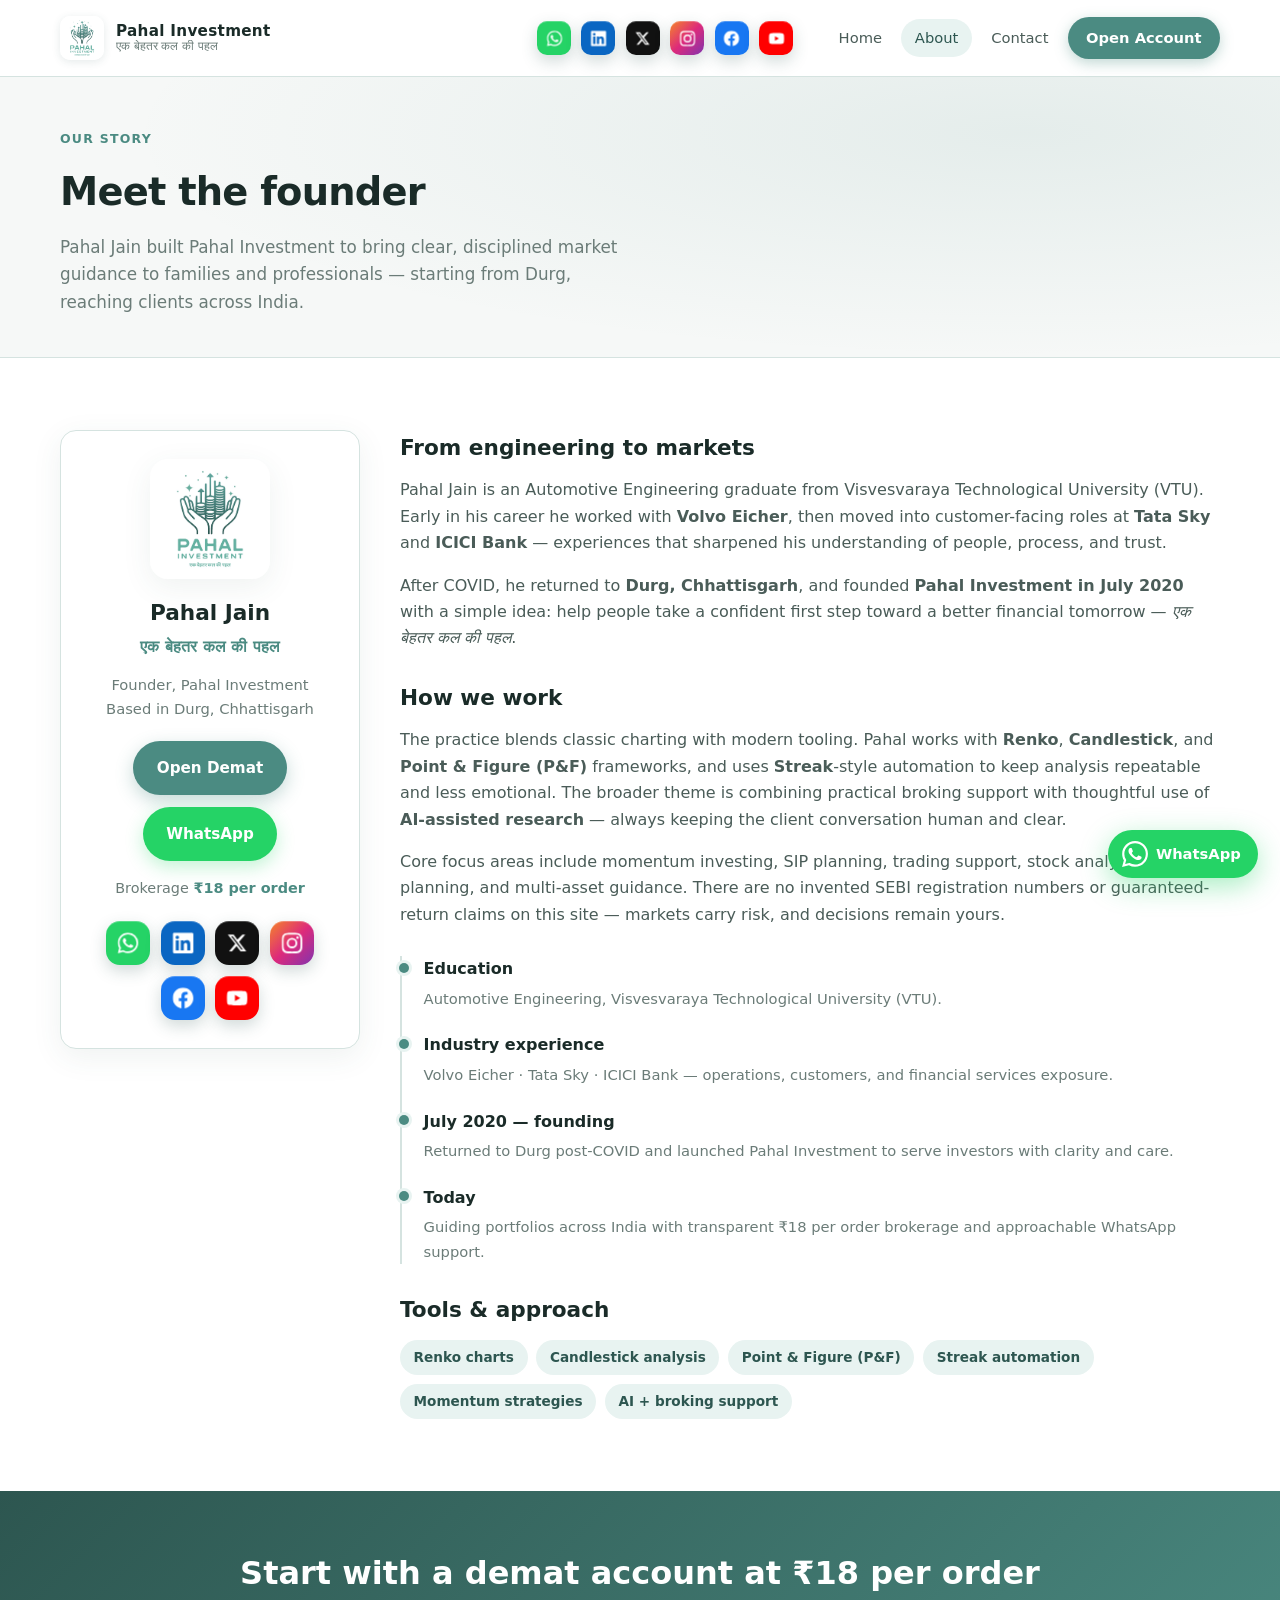
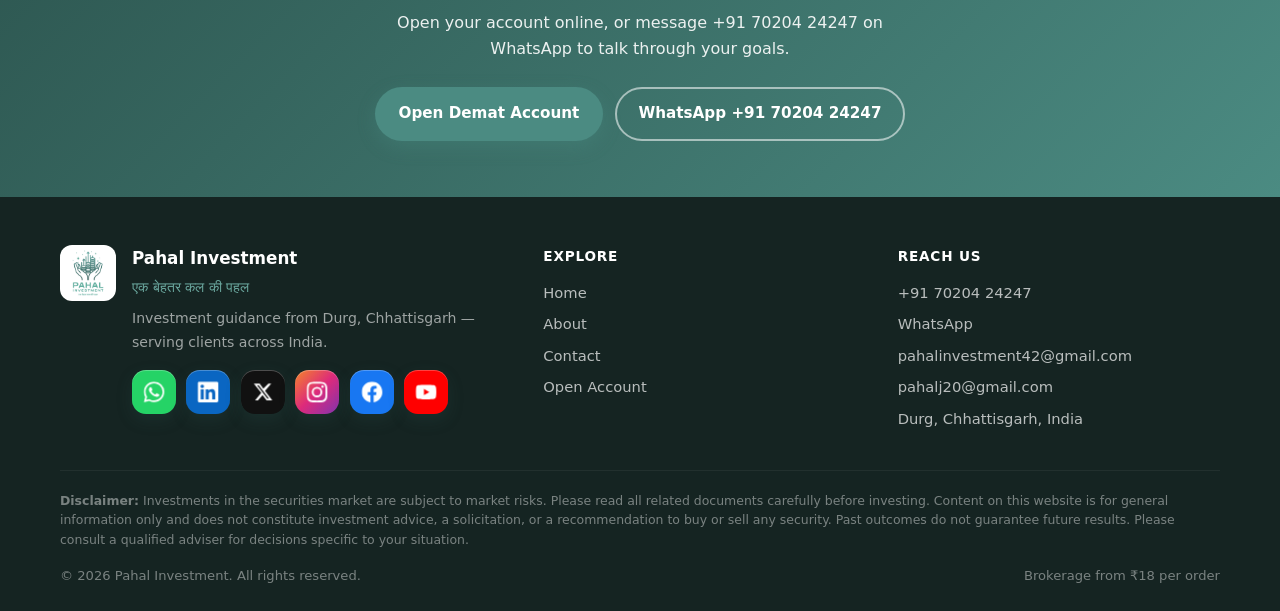
<file: about.html>
<!DOCTYPE html>
<html lang="en">
<head>
  <meta charset="UTF-8">
  <meta name="viewport" content="width=device-width, initial-scale=1">
  <meta name="theme-color" content="#4B8B82">
  <meta name="description" content="About Pahal Jain — founder of Pahal Investment. Automotive engineer turned investment professional based in Durg, Chhattisgarh.">
  <title>About | Pahal Investment</title>
  <link rel="icon" href="assets/logo.jpeg" type="image/jpeg">
  <link rel="stylesheet" href="assets/styles.css">
</head>
<body>
  <header class="site-header">
    <div class="container nav">
      <a class="nav-brand" href="index.html">
        <img src="assets/logo.jpeg" alt="Pahal Investment logo" width="44" height="44">
        <span class="nav-brand-text">
          <strong>Pahal Investment</strong>
          <span>एक बेहतर कल की पहल</span>
        </span>
      </a>
      <div class="nav-social-desktop" aria-hidden="false">
<div class="social-cluster social-cluster--nav" role="list" aria-label="Social media">
<a class="social-orb social-wa" role="listitem" href="https://wa.me/917020424247" data-social-link target="_blank" rel="noopener noreferrer" aria-label="WhatsApp" title="WhatsApp"><span class="social-orb-face"><svg viewBox="0 0 24 24" aria-hidden="true"><path fill="currentColor" d="M17.472 14.382c-.297-.149-1.758-.867-2.03-.967-.273-.099-.471-.148-.67.15-.197.297-.767.966-.94 1.164-.173.199-.347.223-.644.075-.297-.15-1.255-.463-2.39-1.475-.883-.788-1.48-1.761-1.653-2.059-.173-.297-.018-.458.13-.606.134-.133.298-.347.446-.52.149-.174.198-.298.298-.497.099-.198.05-.371-.025-.52-.075-.149-.669-1.612-.916-2.207-.242-.579-.487-.5-.669-.51-.173-.008-.371-.01-.57-.01-.198 0-.52.074-.792.372-.272.297-1.04 1.016-1.04 2.479 0 1.462 1.065 2.875 1.213 3.074.149.198 2.096 3.2 5.077 4.487.709.306 1.262.489 1.694.625.712.227 1.36.195 1.871.118.571-.085 1.758-.719 2.006-1.413.248-.694.248-1.289.173-1.413-.074-.124-.272-.198-.57-.347m-5.421 7.403h-.004a9.87 9.87 0 01-5.031-1.378l-.361-.214-3.741.982.998-3.648-.235-.374a9.86 9.86 0 01-1.51-5.26c.001-5.45 4.436-9.884 9.888-9.884 2.64 0 5.122 1.03 6.988 2.898a9.825 9.825 0 012.893 6.994c-.003 5.45-4.435 9.884-9.885 9.884m8.413-18.297A11.815 11.815 0 0012.05 0C5.495 0 .16 5.335.157 11.892c0 2.096.547 4.142 1.588 5.945L.057 24l6.305-1.654a11.882 11.882 0 005.683 1.448h.005c6.554 0 11.89-5.335 11.893-11.893a11.821 11.821 0 00-3.48-8.413z"/></svg></span></a>
<a class="social-orb social-li" role="listitem" href="https://www.linkedin.com/in/pahal-jain-7552aba1/" data-social-link target="_blank" rel="noopener noreferrer" aria-label="LinkedIn" title="LinkedIn"><span class="social-orb-face"><svg viewBox="0 0 24 24" aria-hidden="true"><path fill="currentColor" d="M20.447 20.452h-3.554v-5.569c0-1.328-.027-3.037-1.852-3.037-1.853 0-2.136 1.445-2.136 2.939v5.667H9.351V9h3.414v1.561h.046c.477-.9 1.637-1.85 3.37-1.85 3.601 0 4.267 2.37 4.267 5.455v6.286zM5.337 7.433a2.062 2.062 0 01-2.063-2.065 2.064 2.064 0 112.063 2.065zm1.782 13.019H3.555V9h3.564v11.452zM22.225 0H1.771C.792 0 0 .774 0 1.729v20.542C0 23.227.792 24 1.771 24h20.451C23.2 24 24 23.227 24 22.271V1.729C24 .774 23.2 0 22.222 0h.003z"/></svg></span></a>
<a class="social-orb social-x" role="listitem" href="https://x.com/pahalj20" data-social-link target="_blank" rel="noopener noreferrer" aria-label="X (Twitter)" title="X (Twitter)"><span class="social-orb-face"><svg viewBox="0 0 24 24" aria-hidden="true"><path fill="currentColor" d="M18.244 2.25h3.308l-7.227 8.26 8.502 11.24H16.17l-4.714-6.231-5.401 6.231H2.744l7.227-8.66L1.254 2.25H8.08l4.253 5.622L18.244 2.25zm-1.161 17.52h1.833L7.084 4.126H5.117L17.083 19.77z"/></svg></span></a>
<a class="social-orb social-ig" role="listitem" href="https://www.instagram.com/pahal_investment/" data-social-link target="_blank" rel="noopener noreferrer" aria-label="Instagram" title="Instagram"><span class="social-orb-face"><svg viewBox="0 0 24 24" aria-hidden="true"><path fill="currentColor" d="M12 2.163c3.204 0 3.584.012 4.85.07 3.252.148 4.771 1.691 4.919 4.919.058 1.265.069 1.645.069 4.849 0 3.205-.012 3.584-.069 4.849-.149 3.225-1.664 4.771-4.919 4.919-1.266.058-1.644.07-4.85.07-3.204 0-3.584-.012-4.849-.07-3.26-.149-4.771-1.699-4.919-4.92-.058-1.265-.07-1.644-.07-4.849 0-3.204.013-3.583.07-4.849.149-3.227 1.664-4.771 4.919-4.919 1.266-.057 1.645-.069 4.849-.069zM12 0C8.741 0 8.333.014 7.053.072 2.695.272.273 2.69.073 7.052.014 8.333 0 8.741 0 12c0 3.259.014 3.668.072 4.948.2 4.358 2.618 6.78 6.98 6.98C8.333 23.986 8.741 24 12 24c3.259 0 3.668-.014 4.948-.072 4.354-.2 6.782-2.618 6.979-6.98.059-1.28.073-1.689.073-4.948 0-3.259-.014-3.667-.072-4.947-.196-4.354-2.617-6.78-6.979-6.98C15.668.014 15.259 0 12 0zm0 5.838a6.162 6.162 0 100 12.324 6.162 6.162 0 000-12.324zM12 16a4 4 0 110-8 4 4 0 010 8zm6.406-11.845a1.44 1.44 0 100 2.881 1.44 1.44 0 000-2.881z"/></svg></span></a>
<a class="social-orb social-fb" role="listitem" href="https://www.facebook.com/PahalInvestment" data-social-link target="_blank" rel="noopener noreferrer" aria-label="Facebook" title="Facebook"><span class="social-orb-face"><svg viewBox="0 0 24 24" aria-hidden="true"><path fill="currentColor" d="M24 12.073C24 5.405 18.627 0 12 0S0 5.405 0 12.073C0 18.1 4.388 23.094 10.125 24v-8.437H7.078v-3.49h3.047V9.43c0-3.007 1.792-4.669 4.533-4.669 1.312 0 2.686.235 2.686.235v2.953H15.83c-1.491 0-1.956.925-1.956 1.874v2.25h3.328l-.532 3.49h-2.796V24C19.612 23.094 24 18.1 24 12.073z"/></svg></span></a>
<a class="social-orb social-yt" role="listitem" href="https://www.youtube.com/@PahalInvestment" data-social-link target="_blank" rel="noopener noreferrer" aria-label="YouTube" title="YouTube"><span class="social-orb-face"><svg viewBox="0 0 24 24" aria-hidden="true"><path fill="currentColor" d="M23.498 6.186a3.016 3.016 0 00-2.122-2.136C19.505 3.545 12 3.545 12 3.545s-7.505 0-9.377.505A3.017 3.017 0 00.502 6.186C0 8.07 0 12 0 12s0 3.93.502 5.814a3.016 3.016 0 002.122 2.136c1.871.505 9.376.505 9.376.505s7.505 0 9.377-.505a3.015 3.015 0 002.122-2.136C24 15.93 24 12 24 12s0-3.93-.502-5.814zM9.545 15.568V8.432L15.818 12l-6.273 3.568z"/></svg></span></a>
</div>
      </div>
      <button class="nav-toggle" type="button" aria-label="Menu" aria-expanded="false"><span></span><span></span><span></span></button>
      <nav class="nav-links" aria-label="Main">
        <a href="index.html">Home</a>
        <a href="about.html" class="active">About</a>
        <a href="contact.html">Contact</a>
        <a class="nav-cta" href="https://signup.definedgesecurities.com/mobemail?fr=7pw8lhW9xZk" target="_blank" rel="noopener noreferrer">Open Account</a>
      </nav>
    </div>
  </header>

  <main>
    <section class="page-hero">
      <div class="container">
        <span class="eyebrow">Our story</span>
        <h1>Meet the founder</h1>
        <p>Pahal Jain built Pahal Investment to bring clear, disciplined market guidance to families and professionals — starting from Durg, reaching clients across India.</p>
      </div>
    </section>

    <section class="section">
      <div class="container about-layout">
        <aside class="about-card">
          <img src="assets/logo.jpeg" alt="Pahal Investment logo">
          <h2>Pahal Jain</h2>
          <p class="hindi">एक बेहतर कल की पहल</p>
          <p class="about-meta">
            Founder, Pahal Investment<br>
            Based in Durg, Chhattisgarh
          </p>
          <div class="btn-group about-btns">
            <a class="btn btn-primary" href="https://signup.definedgesecurities.com/mobemail?fr=7pw8lhW9xZk" target="_blank" rel="noopener noreferrer">Open Demat</a>
            <a class="btn btn-whatsapp" href="https://wa.me/917020424247" target="_blank" rel="noopener noreferrer">WhatsApp</a>
          </div>
          <p class="about-rupee">Brokerage <strong>₹18 per order</strong></p>
<div class="social-cluster social-cluster--about" role="list" aria-label="Social media">
<a class="social-orb social-wa" role="listitem" href="https://wa.me/917020424247" data-social-link target="_blank" rel="noopener noreferrer" aria-label="WhatsApp" title="WhatsApp"><span class="social-orb-face"><svg viewBox="0 0 24 24" aria-hidden="true"><path fill="currentColor" d="M17.472 14.382c-.297-.149-1.758-.867-2.03-.967-.273-.099-.471-.148-.67.15-.197.297-.767.966-.94 1.164-.173.199-.347.223-.644.075-.297-.15-1.255-.463-2.39-1.475-.883-.788-1.48-1.761-1.653-2.059-.173-.297-.018-.458.13-.606.134-.133.298-.347.446-.52.149-.174.198-.298.298-.497.099-.198.05-.371-.025-.52-.075-.149-.669-1.612-.916-2.207-.242-.579-.487-.5-.669-.51-.173-.008-.371-.01-.57-.01-.198 0-.52.074-.792.372-.272.297-1.04 1.016-1.04 2.479 0 1.462 1.065 2.875 1.213 3.074.149.198 2.096 3.2 5.077 4.487.709.306 1.262.489 1.694.625.712.227 1.36.195 1.871.118.571-.085 1.758-.719 2.006-1.413.248-.694.248-1.289.173-1.413-.074-.124-.272-.198-.57-.347m-5.421 7.403h-.004a9.87 9.87 0 01-5.031-1.378l-.361-.214-3.741.982.998-3.648-.235-.374a9.86 9.86 0 01-1.51-5.26c.001-5.45 4.436-9.884 9.888-9.884 2.64 0 5.122 1.03 6.988 2.898a9.825 9.825 0 012.893 6.994c-.003 5.45-4.435 9.884-9.885 9.884m8.413-18.297A11.815 11.815 0 0012.05 0C5.495 0 .16 5.335.157 11.892c0 2.096.547 4.142 1.588 5.945L.057 24l6.305-1.654a11.882 11.882 0 005.683 1.448h.005c6.554 0 11.89-5.335 11.893-11.893a11.821 11.821 0 00-3.48-8.413z"/></svg></span></a>
<a class="social-orb social-li" role="listitem" href="https://www.linkedin.com/in/pahal-jain-7552aba1/" data-social-link target="_blank" rel="noopener noreferrer" aria-label="LinkedIn" title="LinkedIn"><span class="social-orb-face"><svg viewBox="0 0 24 24" aria-hidden="true"><path fill="currentColor" d="M20.447 20.452h-3.554v-5.569c0-1.328-.027-3.037-1.852-3.037-1.853 0-2.136 1.445-2.136 2.939v5.667H9.351V9h3.414v1.561h.046c.477-.9 1.637-1.85 3.37-1.85 3.601 0 4.267 2.37 4.267 5.455v6.286zM5.337 7.433a2.062 2.062 0 01-2.063-2.065 2.064 2.064 0 112.063 2.065zm1.782 13.019H3.555V9h3.564v11.452zM22.225 0H1.771C.792 0 0 .774 0 1.729v20.542C0 23.227.792 24 1.771 24h20.451C23.2 24 24 23.227 24 22.271V1.729C24 .774 23.2 0 22.222 0h.003z"/></svg></span></a>
<a class="social-orb social-x" role="listitem" href="https://x.com/pahalj20" data-social-link target="_blank" rel="noopener noreferrer" aria-label="X (Twitter)" title="X (Twitter)"><span class="social-orb-face"><svg viewBox="0 0 24 24" aria-hidden="true"><path fill="currentColor" d="M18.244 2.25h3.308l-7.227 8.26 8.502 11.24H16.17l-4.714-6.231-5.401 6.231H2.744l7.227-8.66L1.254 2.25H8.08l4.253 5.622L18.244 2.25zm-1.161 17.52h1.833L7.084 4.126H5.117L17.083 19.77z"/></svg></span></a>
<a class="social-orb social-ig" role="listitem" href="https://www.instagram.com/pahal_investment/" data-social-link target="_blank" rel="noopener noreferrer" aria-label="Instagram" title="Instagram"><span class="social-orb-face"><svg viewBox="0 0 24 24" aria-hidden="true"><path fill="currentColor" d="M12 2.163c3.204 0 3.584.012 4.85.07 3.252.148 4.771 1.691 4.919 4.919.058 1.265.069 1.645.069 4.849 0 3.205-.012 3.584-.069 4.849-.149 3.225-1.664 4.771-4.919 4.919-1.266.058-1.644.07-4.85.07-3.204 0-3.584-.012-4.849-.07-3.26-.149-4.771-1.699-4.919-4.92-.058-1.265-.07-1.644-.07-4.849 0-3.204.013-3.583.07-4.849.149-3.227 1.664-4.771 4.919-4.919 1.266-.057 1.645-.069 4.849-.069zM12 0C8.741 0 8.333.014 7.053.072 2.695.272.273 2.69.073 7.052.014 8.333 0 8.741 0 12c0 3.259.014 3.668.072 4.948.2 4.358 2.618 6.78 6.98 6.98C8.333 23.986 8.741 24 12 24c3.259 0 3.668-.014 4.948-.072 4.354-.2 6.782-2.618 6.979-6.98.059-1.28.073-1.689.073-4.948 0-3.259-.014-3.667-.072-4.947-.196-4.354-2.617-6.78-6.979-6.98C15.668.014 15.259 0 12 0zm0 5.838a6.162 6.162 0 100 12.324 6.162 6.162 0 000-12.324zM12 16a4 4 0 110-8 4 4 0 010 8zm6.406-11.845a1.44 1.44 0 100 2.881 1.44 1.44 0 000-2.881z"/></svg></span></a>
<a class="social-orb social-fb" role="listitem" href="https://www.facebook.com/PahalInvestment" data-social-link target="_blank" rel="noopener noreferrer" aria-label="Facebook" title="Facebook"><span class="social-orb-face"><svg viewBox="0 0 24 24" aria-hidden="true"><path fill="currentColor" d="M24 12.073C24 5.405 18.627 0 12 0S0 5.405 0 12.073C0 18.1 4.388 23.094 10.125 24v-8.437H7.078v-3.49h3.047V9.43c0-3.007 1.792-4.669 4.533-4.669 1.312 0 2.686.235 2.686.235v2.953H15.83c-1.491 0-1.956.925-1.956 1.874v2.25h3.328l-.532 3.49h-2.796V24C19.612 23.094 24 18.1 24 12.073z"/></svg></span></a>
<a class="social-orb social-yt" role="listitem" href="https://www.youtube.com/@PahalInvestment" data-social-link target="_blank" rel="noopener noreferrer" aria-label="YouTube" title="YouTube"><span class="social-orb-face"><svg viewBox="0 0 24 24" aria-hidden="true"><path fill="currentColor" d="M23.498 6.186a3.016 3.016 0 00-2.122-2.136C19.505 3.545 12 3.545 12 3.545s-7.505 0-9.377.505A3.017 3.017 0 00.502 6.186C0 8.07 0 12 0 12s0 3.93.502 5.814a3.016 3.016 0 002.122 2.136c1.871.505 9.376.505 9.376.505s7.505 0 9.377-.505a3.015 3.015 0 002.122-2.136C24 15.93 24 12 24 12s0-3.93-.502-5.814zM9.545 15.568V8.432L15.818 12l-6.273 3.568z"/></svg></span></a>
</div>
        </aside>

        <div class="prose">
          <h2>From engineering to markets</h2>
          <p>
            Pahal Jain is an Automotive Engineering graduate from Visvesvaraya Technological University (VTU).
            Early in his career he worked with <strong>Volvo Eicher</strong>, then moved into customer-facing
            roles at <strong>Tata Sky</strong> and <strong>ICICI Bank</strong> — experiences that sharpened his
            understanding of people, process, and trust.
          </p>
          <p>
            After COVID, he returned to <strong>Durg, Chhattisgarh</strong>, and founded
            <strong>Pahal Investment in July 2020</strong> with a simple idea: help people take a confident
            first step toward a better financial tomorrow — <em>एक बेहतर कल की पहल</em>.
          </p>

          <h2>How we work</h2>
          <p>
            The practice blends classic charting with modern tooling. Pahal works with
            <strong>Renko</strong>, <strong>Candlestick</strong>, and <strong>Point &amp; Figure (P&amp;F)</strong>
            frameworks, and uses <strong>Streak</strong>-style automation to keep analysis repeatable and
            less emotional. The broader theme is combining practical broking support with thoughtful use of
            <strong>AI-assisted research</strong> — always keeping the client conversation human and clear.
          </p>
          <p>
            Core focus areas include momentum investing, SIP planning, trading support, stock analysis,
            portfolio planning, and multi-asset guidance. There are no invented SEBI registration numbers
            or guaranteed-return claims on this site — markets carry risk, and decisions remain yours.
          </p>

          <div class="timeline">
            <div class="timeline-item">
              <h3>Education</h3>
              <p>Automotive Engineering, Visvesvaraya Technological University (VTU).</p>
            </div>
            <div class="timeline-item">
              <h3>Industry experience</h3>
              <p>Volvo Eicher · Tata Sky · ICICI Bank — operations, customers, and financial services exposure.</p>
            </div>
            <div class="timeline-item">
              <h3>July 2020 — founding</h3>
              <p>Returned to Durg post-COVID and launched Pahal Investment to serve investors with clarity and care.</p>
            </div>
            <div class="timeline-item">
              <h3>Today</h3>
              <p>Guiding portfolios across India with transparent ₹18 per order brokerage and approachable WhatsApp support.</p>
            </div>
          </div>

          <h2>Tools &amp; approach</h2>
          <div class="skills-grid">
            <div class="skill-chip">Renko charts</div>
            <div class="skill-chip">Candlestick analysis</div>
            <div class="skill-chip">Point &amp; Figure (P&amp;F)</div>
            <div class="skill-chip">Streak automation</div>
            <div class="skill-chip">Momentum strategies</div>
            <div class="skill-chip">AI + broking support</div>
          </div>
        </div>
      </div>
    </section>

    <section class="cta-band">
      <div class="container">
        <h2>Start with a demat account at ₹18 per order</h2>
        <p>Open your account online, or message +91 70204 24247 on WhatsApp to talk through your goals.</p>
        <div class="btn-group">
          <a class="btn btn-primary" href="https://signup.definedgesecurities.com/mobemail?fr=7pw8lhW9xZk" target="_blank" rel="noopener noreferrer">Open Demat Account</a>
          <a class="btn btn-outline" href="https://wa.me/917020424247" target="_blank" rel="noopener noreferrer">WhatsApp +91 70204 24247</a>
        </div>
      </div>
    </section>
  </main>

  <footer class="site-footer">
    <div class="container">
      <div class="footer-grid">
        <div class="footer-brand">
          <img src="assets/logo.jpeg" alt="">
          <div>
            <strong>Pahal Investment</strong>
            <div class="hindi">एक बेहतर कल की पहल</div>
            <p>Investment guidance from Durg, Chhattisgarh — serving clients across India.</p>
<div class="social-cluster social-cluster--footer" role="list" aria-label="Social media">
<a class="social-orb social-wa" role="listitem" href="https://wa.me/917020424247" data-social-link target="_blank" rel="noopener noreferrer" aria-label="WhatsApp" title="WhatsApp"><span class="social-orb-face"><svg viewBox="0 0 24 24" aria-hidden="true"><path fill="currentColor" d="M17.472 14.382c-.297-.149-1.758-.867-2.03-.967-.273-.099-.471-.148-.67.15-.197.297-.767.966-.94 1.164-.173.199-.347.223-.644.075-.297-.15-1.255-.463-2.39-1.475-.883-.788-1.48-1.761-1.653-2.059-.173-.297-.018-.458.13-.606.134-.133.298-.347.446-.52.149-.174.198-.298.298-.497.099-.198.05-.371-.025-.52-.075-.149-.669-1.612-.916-2.207-.242-.579-.487-.5-.669-.51-.173-.008-.371-.01-.57-.01-.198 0-.52.074-.792.372-.272.297-1.04 1.016-1.04 2.479 0 1.462 1.065 2.875 1.213 3.074.149.198 2.096 3.2 5.077 4.487.709.306 1.262.489 1.694.625.712.227 1.36.195 1.871.118.571-.085 1.758-.719 2.006-1.413.248-.694.248-1.289.173-1.413-.074-.124-.272-.198-.57-.347m-5.421 7.403h-.004a9.87 9.87 0 01-5.031-1.378l-.361-.214-3.741.982.998-3.648-.235-.374a9.86 9.86 0 01-1.51-5.26c.001-5.45 4.436-9.884 9.888-9.884 2.64 0 5.122 1.03 6.988 2.898a9.825 9.825 0 012.893 6.994c-.003 5.45-4.435 9.884-9.885 9.884m8.413-18.297A11.815 11.815 0 0012.05 0C5.495 0 .16 5.335.157 11.892c0 2.096.547 4.142 1.588 5.945L.057 24l6.305-1.654a11.882 11.882 0 005.683 1.448h.005c6.554 0 11.89-5.335 11.893-11.893a11.821 11.821 0 00-3.48-8.413z"/></svg></span></a>
<a class="social-orb social-li" role="listitem" href="https://www.linkedin.com/in/pahal-jain-7552aba1/" data-social-link target="_blank" rel="noopener noreferrer" aria-label="LinkedIn" title="LinkedIn"><span class="social-orb-face"><svg viewBox="0 0 24 24" aria-hidden="true"><path fill="currentColor" d="M20.447 20.452h-3.554v-5.569c0-1.328-.027-3.037-1.852-3.037-1.853 0-2.136 1.445-2.136 2.939v5.667H9.351V9h3.414v1.561h.046c.477-.9 1.637-1.85 3.37-1.85 3.601 0 4.267 2.37 4.267 5.455v6.286zM5.337 7.433a2.062 2.062 0 01-2.063-2.065 2.064 2.064 0 112.063 2.065zm1.782 13.019H3.555V9h3.564v11.452zM22.225 0H1.771C.792 0 0 .774 0 1.729v20.542C0 23.227.792 24 1.771 24h20.451C23.2 24 24 23.227 24 22.271V1.729C24 .774 23.2 0 22.222 0h.003z"/></svg></span></a>
<a class="social-orb social-x" role="listitem" href="https://x.com/pahalj20" data-social-link target="_blank" rel="noopener noreferrer" aria-label="X (Twitter)" title="X (Twitter)"><span class="social-orb-face"><svg viewBox="0 0 24 24" aria-hidden="true"><path fill="currentColor" d="M18.244 2.25h3.308l-7.227 8.26 8.502 11.24H16.17l-4.714-6.231-5.401 6.231H2.744l7.227-8.66L1.254 2.25H8.08l4.253 5.622L18.244 2.25zm-1.161 17.52h1.833L7.084 4.126H5.117L17.083 19.77z"/></svg></span></a>
<a class="social-orb social-ig" role="listitem" href="https://www.instagram.com/pahal_investment/" data-social-link target="_blank" rel="noopener noreferrer" aria-label="Instagram" title="Instagram"><span class="social-orb-face"><svg viewBox="0 0 24 24" aria-hidden="true"><path fill="currentColor" d="M12 2.163c3.204 0 3.584.012 4.85.07 3.252.148 4.771 1.691 4.919 4.919.058 1.265.069 1.645.069 4.849 0 3.205-.012 3.584-.069 4.849-.149 3.225-1.664 4.771-4.919 4.919-1.266.058-1.644.07-4.85.07-3.204 0-3.584-.012-4.849-.07-3.26-.149-4.771-1.699-4.919-4.92-.058-1.265-.07-1.644-.07-4.849 0-3.204.013-3.583.07-4.849.149-3.227 1.664-4.771 4.919-4.919 1.266-.057 1.645-.069 4.849-.069zM12 0C8.741 0 8.333.014 7.053.072 2.695.272.273 2.69.073 7.052.014 8.333 0 8.741 0 12c0 3.259.014 3.668.072 4.948.2 4.358 2.618 6.78 6.98 6.98C8.333 23.986 8.741 24 12 24c3.259 0 3.668-.014 4.948-.072 4.354-.2 6.782-2.618 6.979-6.98.059-1.28.073-1.689.073-4.948 0-3.259-.014-3.667-.072-4.947-.196-4.354-2.617-6.78-6.979-6.98C15.668.014 15.259 0 12 0zm0 5.838a6.162 6.162 0 100 12.324 6.162 6.162 0 000-12.324zM12 16a4 4 0 110-8 4 4 0 010 8zm6.406-11.845a1.44 1.44 0 100 2.881 1.44 1.44 0 000-2.881z"/></svg></span></a>
<a class="social-orb social-fb" role="listitem" href="https://www.facebook.com/PahalInvestment" data-social-link target="_blank" rel="noopener noreferrer" aria-label="Facebook" title="Facebook"><span class="social-orb-face"><svg viewBox="0 0 24 24" aria-hidden="true"><path fill="currentColor" d="M24 12.073C24 5.405 18.627 0 12 0S0 5.405 0 12.073C0 18.1 4.388 23.094 10.125 24v-8.437H7.078v-3.49h3.047V9.43c0-3.007 1.792-4.669 4.533-4.669 1.312 0 2.686.235 2.686.235v2.953H15.83c-1.491 0-1.956.925-1.956 1.874v2.25h3.328l-.532 3.49h-2.796V24C19.612 23.094 24 18.1 24 12.073z"/></svg></span></a>
<a class="social-orb social-yt" role="listitem" href="https://www.youtube.com/@PahalInvestment" data-social-link target="_blank" rel="noopener noreferrer" aria-label="YouTube" title="YouTube"><span class="social-orb-face"><svg viewBox="0 0 24 24" aria-hidden="true"><path fill="currentColor" d="M23.498 6.186a3.016 3.016 0 00-2.122-2.136C19.505 3.545 12 3.545 12 3.545s-7.505 0-9.377.505A3.017 3.017 0 00.502 6.186C0 8.07 0 12 0 12s0 3.93.502 5.814a3.016 3.016 0 002.122 2.136c1.871.505 9.376.505 9.376.505s7.505 0 9.377-.505a3.015 3.015 0 002.122-2.136C24 15.93 24 12 24 12s0-3.93-.502-5.814zM9.545 15.568V8.432L15.818 12l-6.273 3.568z"/></svg></span></a>
</div>
          </div>
        </div>
        <div class="footer-col">
          <h4>Explore</h4>
          <a href="index.html">Home</a>
          <a href="about.html">About</a>
          <a href="contact.html">Contact</a>
          <a href="https://signup.definedgesecurities.com/mobemail?fr=7pw8lhW9xZk" target="_blank" rel="noopener noreferrer">Open Account</a>
        </div>
        <div class="footer-col">
          <h4>Reach us</h4>
          <a href="tel:+917020424247">+91 70204 24247</a>
          <a href="https://wa.me/917020424247" target="_blank" rel="noopener noreferrer">WhatsApp</a>
          <a href="mailto:pahalinvestment42@gmail.com">pahalinvestment42@gmail.com</a>
          <a href="mailto:pahalj20@gmail.com">pahalj20@gmail.com</a>
          <span>Durg, Chhattisgarh, India</span>
        </div>
      </div>
      <p class="footer-disclaimer">
        <strong>Disclaimer:</strong> Investments in the securities market are subject to market risks.
        Please read all related documents carefully before investing. Content on this website is for
        general information only and does not constitute investment advice, a solicitation, or a
        recommendation to buy or sell any security. Past outcomes do not guarantee future results.
        Please consult a qualified adviser for decisions specific to your situation.
      </p>
      <div class="footer-bottom">
        <span>© <span id="y"></span> Pahal Investment. All rights reserved.</span>
        <span>Brokerage from ₹18 per order</span>
      </div>
    </div>
  </footer>

  <a class="wa-float" href="https://wa.me/917020424247" target="_blank" rel="noopener noreferrer" aria-label="Chat on WhatsApp">
    <svg viewBox="0 0 24 24" aria-hidden="true"><path fill="currentColor" d="M17.472 14.382c-.297-.149-1.758-.867-2.03-.967-.273-.099-.471-.148-.67.15-.197.297-.767.966-.94 1.164-.173.199-.347.223-.644.075-.297-.15-1.255-.463-2.39-1.475-.883-.788-1.48-1.761-1.653-2.059-.173-.297-.018-.458.13-.606.134-.133.298-.347.446-.52.149-.174.198-.298.298-.497.099-.198.05-.371-.025-.52-.075-.149-.669-1.612-.916-2.207-.242-.579-.487-.5-.669-.51-.173-.008-.371-.01-.57-.01-.198 0-.52.074-.792.372-.272.297-1.04 1.016-1.04 2.479 0 1.462 1.065 2.875 1.213 3.074.149.198 2.096 3.2 5.077 4.487.709.306 1.262.489 1.694.625.712.227 1.36.195 1.871.118.571-.085 1.758-.719 2.006-1.413.248-.694.248-1.289.173-1.413-.074-.124-.272-.198-.57-.347m-5.421 7.403h-.004a9.87 9.87 0 01-5.031-1.378l-.361-.214-3.741.982.998-3.648-.235-.374a9.86 9.86 0 01-1.51-5.26c.001-5.45 4.436-9.884 9.888-9.884 2.64 0 5.122 1.03 6.988 2.898a9.825 9.825 0 012.893 6.994c-.003 5.45-4.435 9.884-9.885 9.884m8.413-18.297A11.815 11.815 0 0012.05 0C5.495 0 .16 5.335.157 11.892c0 2.096.547 4.142 1.588 5.945L.057 24l6.305-1.654a11.882 11.882 0 005.683 1.448h.005c6.554 0 11.89-5.335 11.893-11.893a11.821 11.821 0 00-3.48-8.413z"/></svg>
    <span>WhatsApp</span>
  </a>

  <script>document.getElementById("y").textContent = new Date().getFullYear();</script>
  <script src="assets/script.js"></script>
</body>
</html>
</file>
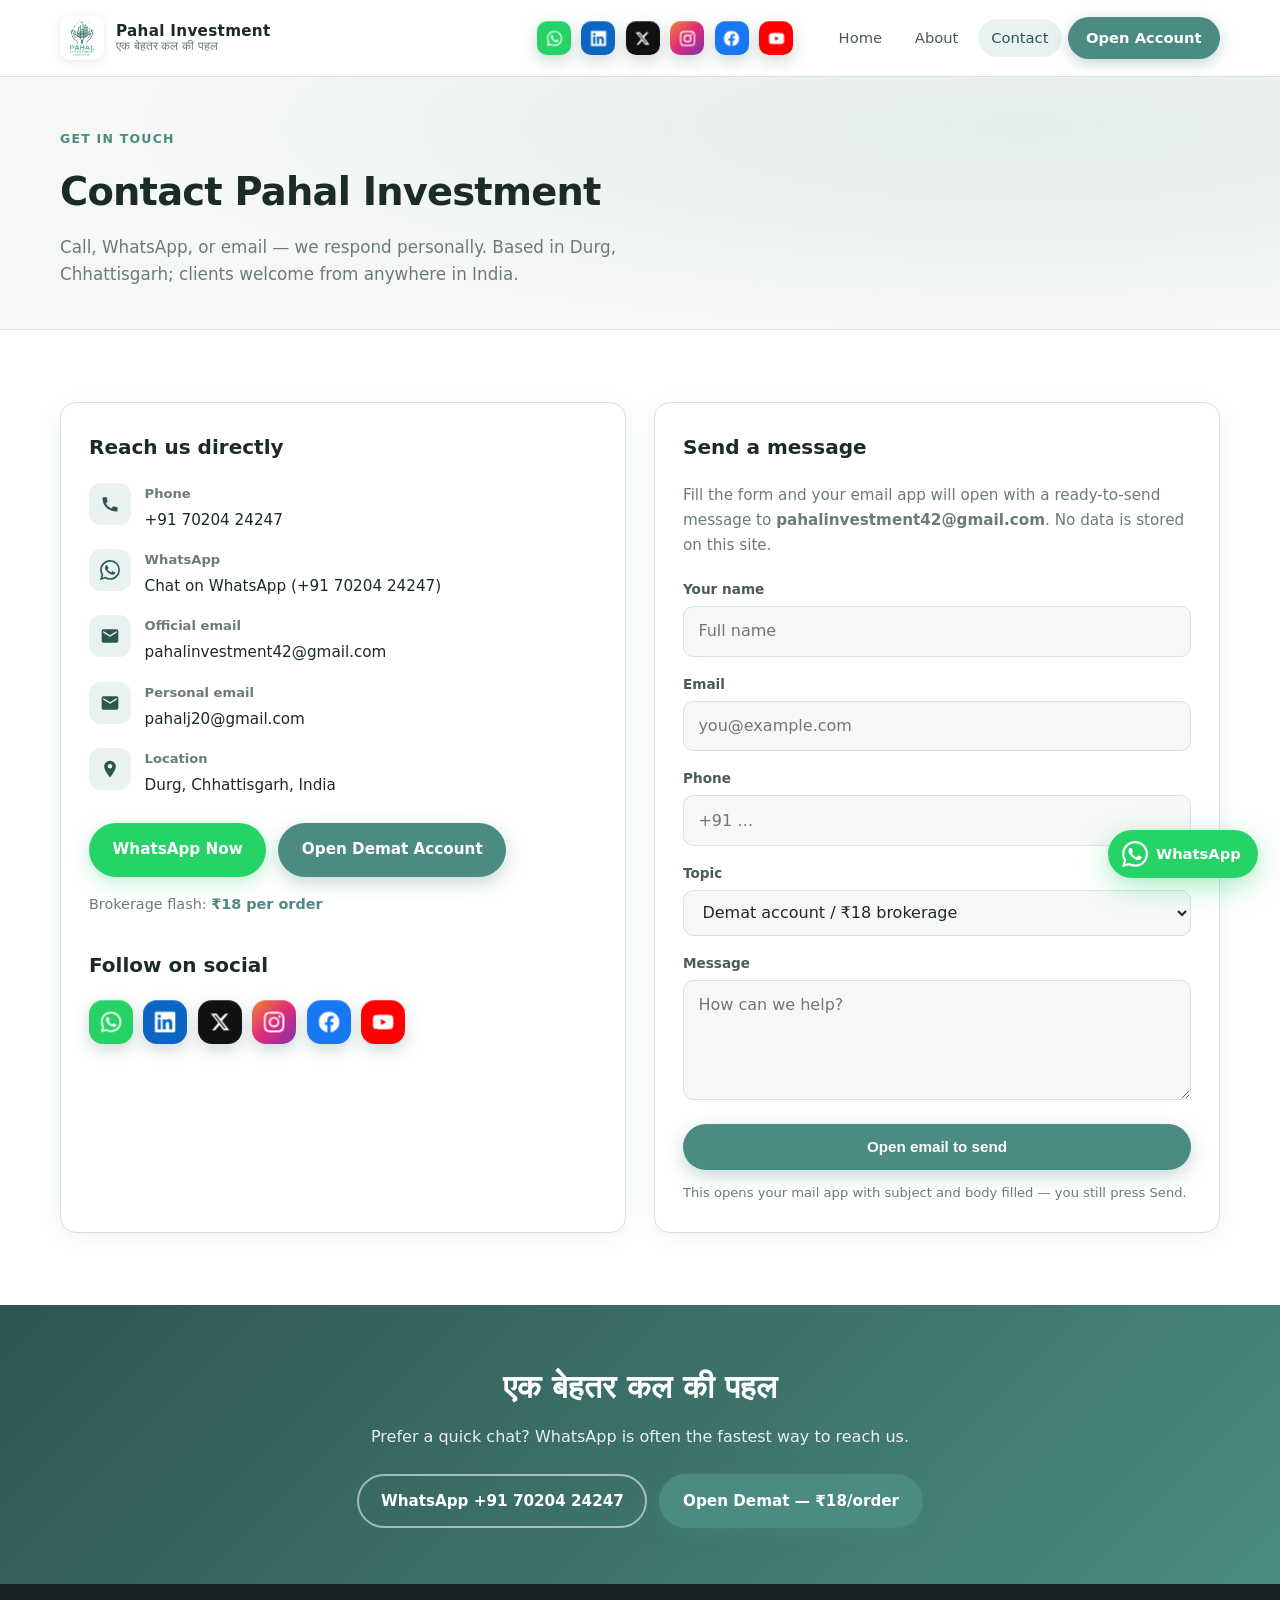
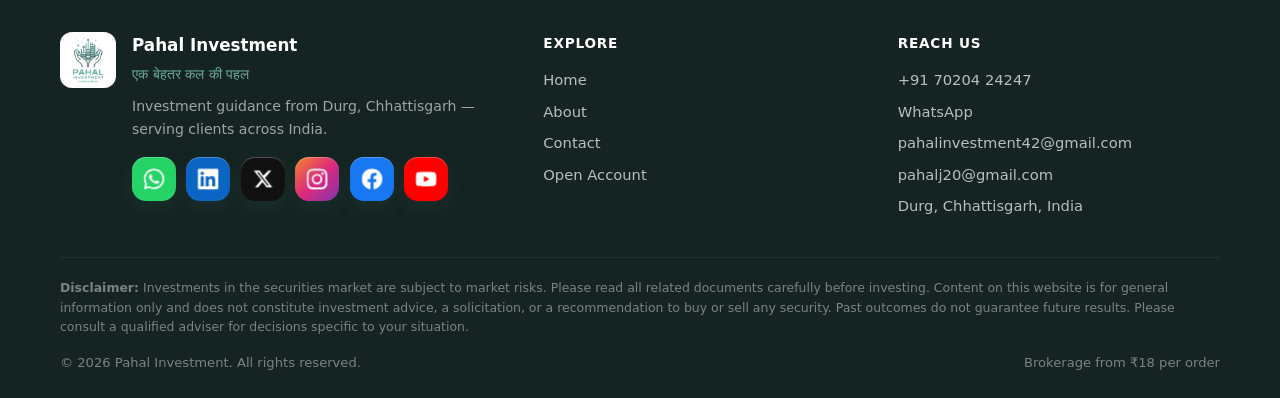
<file: contact.html>
<!DOCTYPE html>
<html lang="en">
<head>
  <meta charset="UTF-8">
  <meta name="viewport" content="width=device-width, initial-scale=1">
  <meta name="theme-color" content="#4B8B82">
  <meta name="description" content="Contact Pahal Investment — phone +91 70204 24247, WhatsApp, email pahalinvestment42@gmail.com, Durg Chhattisgarh. Open demat at ₹18 per order.">
  <title>Contact | Pahal Investment</title>
  <link rel="icon" href="assets/logo.jpeg" type="image/jpeg">
  <link rel="stylesheet" href="assets/styles.css">
</head>
<body>
  <header class="site-header">
    <div class="container nav">
      <a class="nav-brand" href="index.html">
        <img src="assets/logo.jpeg" alt="Pahal Investment logo" width="44" height="44">
        <span class="nav-brand-text">
          <strong>Pahal Investment</strong>
          <span>एक बेहतर कल की पहल</span>
        </span>
      </a>
      <div class="nav-social-desktop" aria-hidden="false">
<div class="social-cluster social-cluster--nav" role="list" aria-label="Social media">
<a class="social-orb social-wa" role="listitem" href="https://wa.me/917020424247" data-social-link target="_blank" rel="noopener noreferrer" aria-label="WhatsApp" title="WhatsApp"><span class="social-orb-face"><svg viewBox="0 0 24 24" aria-hidden="true"><path fill="currentColor" d="M17.472 14.382c-.297-.149-1.758-.867-2.03-.967-.273-.099-.471-.148-.67.15-.197.297-.767.966-.94 1.164-.173.199-.347.223-.644.075-.297-.15-1.255-.463-2.39-1.475-.883-.788-1.48-1.761-1.653-2.059-.173-.297-.018-.458.13-.606.134-.133.298-.347.446-.52.149-.174.198-.298.298-.497.099-.198.05-.371-.025-.52-.075-.149-.669-1.612-.916-2.207-.242-.579-.487-.5-.669-.51-.173-.008-.371-.01-.57-.01-.198 0-.52.074-.792.372-.272.297-1.04 1.016-1.04 2.479 0 1.462 1.065 2.875 1.213 3.074.149.198 2.096 3.2 5.077 4.487.709.306 1.262.489 1.694.625.712.227 1.36.195 1.871.118.571-.085 1.758-.719 2.006-1.413.248-.694.248-1.289.173-1.413-.074-.124-.272-.198-.57-.347m-5.421 7.403h-.004a9.87 9.87 0 01-5.031-1.378l-.361-.214-3.741.982.998-3.648-.235-.374a9.86 9.86 0 01-1.51-5.26c.001-5.45 4.436-9.884 9.888-9.884 2.64 0 5.122 1.03 6.988 2.898a9.825 9.825 0 012.893 6.994c-.003 5.45-4.435 9.884-9.885 9.884m8.413-18.297A11.815 11.815 0 0012.05 0C5.495 0 .16 5.335.157 11.892c0 2.096.547 4.142 1.588 5.945L.057 24l6.305-1.654a11.882 11.882 0 005.683 1.448h.005c6.554 0 11.89-5.335 11.893-11.893a11.821 11.821 0 00-3.48-8.413z"/></svg></span></a>
<a class="social-orb social-li" role="listitem" href="https://www.linkedin.com/in/pahal-jain-7552aba1/" data-social-link target="_blank" rel="noopener noreferrer" aria-label="LinkedIn" title="LinkedIn"><span class="social-orb-face"><svg viewBox="0 0 24 24" aria-hidden="true"><path fill="currentColor" d="M20.447 20.452h-3.554v-5.569c0-1.328-.027-3.037-1.852-3.037-1.853 0-2.136 1.445-2.136 2.939v5.667H9.351V9h3.414v1.561h.046c.477-.9 1.637-1.85 3.37-1.85 3.601 0 4.267 2.37 4.267 5.455v6.286zM5.337 7.433a2.062 2.062 0 01-2.063-2.065 2.064 2.064 0 112.063 2.065zm1.782 13.019H3.555V9h3.564v11.452zM22.225 0H1.771C.792 0 0 .774 0 1.729v20.542C0 23.227.792 24 1.771 24h20.451C23.2 24 24 23.227 24 22.271V1.729C24 .774 23.2 0 22.222 0h.003z"/></svg></span></a>
<a class="social-orb social-x" role="listitem" href="https://x.com/pahalj20" data-social-link target="_blank" rel="noopener noreferrer" aria-label="X (Twitter)" title="X (Twitter)"><span class="social-orb-face"><svg viewBox="0 0 24 24" aria-hidden="true"><path fill="currentColor" d="M18.244 2.25h3.308l-7.227 8.26 8.502 11.24H16.17l-4.714-6.231-5.401 6.231H2.744l7.227-8.66L1.254 2.25H8.08l4.253 5.622L18.244 2.25zm-1.161 17.52h1.833L7.084 4.126H5.117L17.083 19.77z"/></svg></span></a>
<a class="social-orb social-ig" role="listitem" href="https://www.instagram.com/pahal_investment/" data-social-link target="_blank" rel="noopener noreferrer" aria-label="Instagram" title="Instagram"><span class="social-orb-face"><svg viewBox="0 0 24 24" aria-hidden="true"><path fill="currentColor" d="M12 2.163c3.204 0 3.584.012 4.85.07 3.252.148 4.771 1.691 4.919 4.919.058 1.265.069 1.645.069 4.849 0 3.205-.012 3.584-.069 4.849-.149 3.225-1.664 4.771-4.919 4.919-1.266.058-1.644.07-4.85.07-3.204 0-3.584-.012-4.849-.07-3.26-.149-4.771-1.699-4.919-4.92-.058-1.265-.07-1.644-.07-4.849 0-3.204.013-3.583.07-4.849.149-3.227 1.664-4.771 4.919-4.919 1.266-.057 1.645-.069 4.849-.069zM12 0C8.741 0 8.333.014 7.053.072 2.695.272.273 2.69.073 7.052.014 8.333 0 8.741 0 12c0 3.259.014 3.668.072 4.948.2 4.358 2.618 6.78 6.98 6.98C8.333 23.986 8.741 24 12 24c3.259 0 3.668-.014 4.948-.072 4.354-.2 6.782-2.618 6.979-6.98.059-1.28.073-1.689.073-4.948 0-3.259-.014-3.667-.072-4.947-.196-4.354-2.617-6.78-6.979-6.98C15.668.014 15.259 0 12 0zm0 5.838a6.162 6.162 0 100 12.324 6.162 6.162 0 000-12.324zM12 16a4 4 0 110-8 4 4 0 010 8zm6.406-11.845a1.44 1.44 0 100 2.881 1.44 1.44 0 000-2.881z"/></svg></span></a>
<a class="social-orb social-fb" role="listitem" href="https://www.facebook.com/PahalInvestment" data-social-link target="_blank" rel="noopener noreferrer" aria-label="Facebook" title="Facebook"><span class="social-orb-face"><svg viewBox="0 0 24 24" aria-hidden="true"><path fill="currentColor" d="M24 12.073C24 5.405 18.627 0 12 0S0 5.405 0 12.073C0 18.1 4.388 23.094 10.125 24v-8.437H7.078v-3.49h3.047V9.43c0-3.007 1.792-4.669 4.533-4.669 1.312 0 2.686.235 2.686.235v2.953H15.83c-1.491 0-1.956.925-1.956 1.874v2.25h3.328l-.532 3.49h-2.796V24C19.612 23.094 24 18.1 24 12.073z"/></svg></span></a>
<a class="social-orb social-yt" role="listitem" href="https://www.youtube.com/@PahalInvestment" data-social-link target="_blank" rel="noopener noreferrer" aria-label="YouTube" title="YouTube"><span class="social-orb-face"><svg viewBox="0 0 24 24" aria-hidden="true"><path fill="currentColor" d="M23.498 6.186a3.016 3.016 0 00-2.122-2.136C19.505 3.545 12 3.545 12 3.545s-7.505 0-9.377.505A3.017 3.017 0 00.502 6.186C0 8.07 0 12 0 12s0 3.93.502 5.814a3.016 3.016 0 002.122 2.136c1.871.505 9.376.505 9.376.505s7.505 0 9.377-.505a3.015 3.015 0 002.122-2.136C24 15.93 24 12 24 12s0-3.93-.502-5.814zM9.545 15.568V8.432L15.818 12l-6.273 3.568z"/></svg></span></a>
</div>
      </div>
      <button class="nav-toggle" type="button" aria-label="Menu" aria-expanded="false"><span></span><span></span><span></span></button>
      <nav class="nav-links" aria-label="Main">
        <a href="index.html">Home</a>
        <a href="about.html">About</a>
        <a href="contact.html" class="active">Contact</a>
        <a class="nav-cta" href="https://signup.definedgesecurities.com/mobemail?fr=7pw8lhW9xZk" target="_blank" rel="noopener noreferrer">Open Account</a>
      </nav>
    </div>
  </header>

  <main>
    <section class="page-hero">
      <div class="container">
        <span class="eyebrow">Get in touch</span>
        <h1>Contact Pahal Investment</h1>
        <p>Call, WhatsApp, or email — we respond personally. Based in Durg, Chhattisgarh; clients welcome from anywhere in India.</p>
      </div>
    </section>

    <section class="section">
      <div class="container contact-grid">
        <div class="contact-card">
          <h2>Reach us directly</h2>
          <div class="contact-list">
            <div class="contact-item">
              <div class="contact-icon" aria-hidden="true">
                <svg viewBox="0 0 24 24" width="22" height="22"><path fill="currentColor" d="M6.62 10.79a15.05 15.05 0 006.59 6.59l2.2-2.2a1 1 0 011.01-.24c1.12.37 2.33.57 3.58.57a1 1 0 011 1V20a1 1 0 01-1 1C10.07 21 3 13.93 3 5a1 1 0 011-1h3.5a1 1 0 011 1c0 1.25.2 2.46.57 3.58a1 1 0 01-.24 1.01l-2.21 2.2z"/></svg>
              </div>
              <div>
                <strong>Phone</strong>
                <a href="tel:+917020424247">+91 70204 24247</a>
              </div>
            </div>
            <div class="contact-item">
              <div class="contact-icon" aria-hidden="true"><svg viewBox="0 0 24 24" aria-hidden="true"><path fill="currentColor" d="M17.472 14.382c-.297-.149-1.758-.867-2.03-.967-.273-.099-.471-.148-.67.15-.197.297-.767.966-.94 1.164-.173.199-.347.223-.644.075-.297-.15-1.255-.463-2.39-1.475-.883-.788-1.48-1.761-1.653-2.059-.173-.297-.018-.458.13-.606.134-.133.298-.347.446-.52.149-.174.198-.298.298-.497.099-.198.05-.371-.025-.52-.075-.149-.669-1.612-.916-2.207-.242-.579-.487-.5-.669-.51-.173-.008-.371-.01-.57-.01-.198 0-.52.074-.792.372-.272.297-1.04 1.016-1.04 2.479 0 1.462 1.065 2.875 1.213 3.074.149.198 2.096 3.2 5.077 4.487.709.306 1.262.489 1.694.625.712.227 1.36.195 1.871.118.571-.085 1.758-.719 2.006-1.413.248-.694.248-1.289.173-1.413-.074-.124-.272-.198-.57-.347m-5.421 7.403h-.004a9.87 9.87 0 01-5.031-1.378l-.361-.214-3.741.982.998-3.648-.235-.374a9.86 9.86 0 01-1.51-5.26c.001-5.45 4.436-9.884 9.888-9.884 2.64 0 5.122 1.03 6.988 2.898a9.825 9.825 0 012.893 6.994c-.003 5.45-4.435 9.884-9.885 9.884m8.413-18.297A11.815 11.815 0 0012.05 0C5.495 0 .16 5.335.157 11.892c0 2.096.547 4.142 1.588 5.945L.057 24l6.305-1.654a11.882 11.882 0 005.683 1.448h.005c6.554 0 11.89-5.335 11.893-11.893a11.821 11.821 0 00-3.48-8.413z"/></svg></div>
              <div>
                <strong>WhatsApp</strong>
                <a href="https://wa.me/917020424247" target="_blank" rel="noopener noreferrer">Chat on WhatsApp (+91 70204 24247)</a>
              </div>
            </div>
            <div class="contact-item">
              <div class="contact-icon" aria-hidden="true">
                <svg viewBox="0 0 24 24" width="22" height="22"><path fill="currentColor" d="M20 4H4a2 2 0 00-2 2v12a2 2 0 002 2h16a2 2 0 002-2V6a2 2 0 00-2-2zm0 4l-8 5-8-5V6l8 5 8-5v2z"/></svg>
              </div>
              <div>
                <strong>Official email</strong>
                <a href="mailto:pahalinvestment42@gmail.com">pahalinvestment42@gmail.com</a>
              </div>
            </div>
            <div class="contact-item">
              <div class="contact-icon" aria-hidden="true">
                <svg viewBox="0 0 24 24" width="22" height="22"><path fill="currentColor" d="M20 4H4a2 2 0 00-2 2v12a2 2 0 002 2h16a2 2 0 002-2V6a2 2 0 00-2-2zm0 4l-8 5-8-5V6l8 5 8-5v2z"/></svg>
              </div>
              <div>
                <strong>Personal email</strong>
                <a href="mailto:pahalj20@gmail.com">pahalj20@gmail.com</a>
              </div>
            </div>
            <div class="contact-item">
              <div class="contact-icon" aria-hidden="true">
                <svg viewBox="0 0 24 24" width="22" height="22"><path fill="currentColor" d="M12 2C8.13 2 5 5.13 5 9c0 5.25 7 13 7 13s7-7.75 7-13c0-3.87-3.13-7-7-7zm0 9.5A2.5 2.5 0 1112 6a2.5 2.5 0 010 5.5z"/></svg>
              </div>
              <div>
                <strong>Location</strong>
                <span>Durg, Chhattisgarh, India</span>
              </div>
            </div>
          </div>

          <div class="btn-group contact-btns">
            <a class="btn btn-whatsapp" href="https://wa.me/917020424247" target="_blank" rel="noopener noreferrer">WhatsApp Now</a>
            <a class="btn btn-primary" href="https://signup.definedgesecurities.com/mobemail?fr=7pw8lhW9xZk" target="_blank" rel="noopener noreferrer">Open Demat Account</a>
          </div>
          <p class="contact-rupee">Brokerage flash: <strong>₹18 per order</strong></p>

          <h2 class="social-heading">Follow on social</h2>
<div class="social-cluster social-cluster--contact" role="list" aria-label="Social media">
<a class="social-orb social-wa" role="listitem" href="https://wa.me/917020424247" data-social-link target="_blank" rel="noopener noreferrer" aria-label="WhatsApp" title="WhatsApp"><span class="social-orb-face"><svg viewBox="0 0 24 24" aria-hidden="true"><path fill="currentColor" d="M17.472 14.382c-.297-.149-1.758-.867-2.03-.967-.273-.099-.471-.148-.67.15-.197.297-.767.966-.94 1.164-.173.199-.347.223-.644.075-.297-.15-1.255-.463-2.39-1.475-.883-.788-1.48-1.761-1.653-2.059-.173-.297-.018-.458.13-.606.134-.133.298-.347.446-.52.149-.174.198-.298.298-.497.099-.198.05-.371-.025-.52-.075-.149-.669-1.612-.916-2.207-.242-.579-.487-.5-.669-.51-.173-.008-.371-.01-.57-.01-.198 0-.52.074-.792.372-.272.297-1.04 1.016-1.04 2.479 0 1.462 1.065 2.875 1.213 3.074.149.198 2.096 3.2 5.077 4.487.709.306 1.262.489 1.694.625.712.227 1.36.195 1.871.118.571-.085 1.758-.719 2.006-1.413.248-.694.248-1.289.173-1.413-.074-.124-.272-.198-.57-.347m-5.421 7.403h-.004a9.87 9.87 0 01-5.031-1.378l-.361-.214-3.741.982.998-3.648-.235-.374a9.86 9.86 0 01-1.51-5.26c.001-5.45 4.436-9.884 9.888-9.884 2.64 0 5.122 1.03 6.988 2.898a9.825 9.825 0 012.893 6.994c-.003 5.45-4.435 9.884-9.885 9.884m8.413-18.297A11.815 11.815 0 0012.05 0C5.495 0 .16 5.335.157 11.892c0 2.096.547 4.142 1.588 5.945L.057 24l6.305-1.654a11.882 11.882 0 005.683 1.448h.005c6.554 0 11.89-5.335 11.893-11.893a11.821 11.821 0 00-3.48-8.413z"/></svg></span></a>
<a class="social-orb social-li" role="listitem" href="https://www.linkedin.com/in/pahal-jain-7552aba1/" data-social-link target="_blank" rel="noopener noreferrer" aria-label="LinkedIn" title="LinkedIn"><span class="social-orb-face"><svg viewBox="0 0 24 24" aria-hidden="true"><path fill="currentColor" d="M20.447 20.452h-3.554v-5.569c0-1.328-.027-3.037-1.852-3.037-1.853 0-2.136 1.445-2.136 2.939v5.667H9.351V9h3.414v1.561h.046c.477-.9 1.637-1.85 3.37-1.85 3.601 0 4.267 2.37 4.267 5.455v6.286zM5.337 7.433a2.062 2.062 0 01-2.063-2.065 2.064 2.064 0 112.063 2.065zm1.782 13.019H3.555V9h3.564v11.452zM22.225 0H1.771C.792 0 0 .774 0 1.729v20.542C0 23.227.792 24 1.771 24h20.451C23.2 24 24 23.227 24 22.271V1.729C24 .774 23.2 0 22.222 0h.003z"/></svg></span></a>
<a class="social-orb social-x" role="listitem" href="https://x.com/pahalj20" data-social-link target="_blank" rel="noopener noreferrer" aria-label="X (Twitter)" title="X (Twitter)"><span class="social-orb-face"><svg viewBox="0 0 24 24" aria-hidden="true"><path fill="currentColor" d="M18.244 2.25h3.308l-7.227 8.26 8.502 11.24H16.17l-4.714-6.231-5.401 6.231H2.744l7.227-8.66L1.254 2.25H8.08l4.253 5.622L18.244 2.25zm-1.161 17.52h1.833L7.084 4.126H5.117L17.083 19.77z"/></svg></span></a>
<a class="social-orb social-ig" role="listitem" href="https://www.instagram.com/pahal_investment/" data-social-link target="_blank" rel="noopener noreferrer" aria-label="Instagram" title="Instagram"><span class="social-orb-face"><svg viewBox="0 0 24 24" aria-hidden="true"><path fill="currentColor" d="M12 2.163c3.204 0 3.584.012 4.85.07 3.252.148 4.771 1.691 4.919 4.919.058 1.265.069 1.645.069 4.849 0 3.205-.012 3.584-.069 4.849-.149 3.225-1.664 4.771-4.919 4.919-1.266.058-1.644.07-4.85.07-3.204 0-3.584-.012-4.849-.07-3.26-.149-4.771-1.699-4.919-4.92-.058-1.265-.07-1.644-.07-4.849 0-3.204.013-3.583.07-4.849.149-3.227 1.664-4.771 4.919-4.919 1.266-.057 1.645-.069 4.849-.069zM12 0C8.741 0 8.333.014 7.053.072 2.695.272.273 2.69.073 7.052.014 8.333 0 8.741 0 12c0 3.259.014 3.668.072 4.948.2 4.358 2.618 6.78 6.98 6.98C8.333 23.986 8.741 24 12 24c3.259 0 3.668-.014 4.948-.072 4.354-.2 6.782-2.618 6.979-6.98.059-1.28.073-1.689.073-4.948 0-3.259-.014-3.667-.072-4.947-.196-4.354-2.617-6.78-6.979-6.98C15.668.014 15.259 0 12 0zm0 5.838a6.162 6.162 0 100 12.324 6.162 6.162 0 000-12.324zM12 16a4 4 0 110-8 4 4 0 010 8zm6.406-11.845a1.44 1.44 0 100 2.881 1.44 1.44 0 000-2.881z"/></svg></span></a>
<a class="social-orb social-fb" role="listitem" href="https://www.facebook.com/PahalInvestment" data-social-link target="_blank" rel="noopener noreferrer" aria-label="Facebook" title="Facebook"><span class="social-orb-face"><svg viewBox="0 0 24 24" aria-hidden="true"><path fill="currentColor" d="M24 12.073C24 5.405 18.627 0 12 0S0 5.405 0 12.073C0 18.1 4.388 23.094 10.125 24v-8.437H7.078v-3.49h3.047V9.43c0-3.007 1.792-4.669 4.533-4.669 1.312 0 2.686.235 2.686.235v2.953H15.83c-1.491 0-1.956.925-1.956 1.874v2.25h3.328l-.532 3.49h-2.796V24C19.612 23.094 24 18.1 24 12.073z"/></svg></span></a>
<a class="social-orb social-yt" role="listitem" href="https://www.youtube.com/@PahalInvestment" data-social-link target="_blank" rel="noopener noreferrer" aria-label="YouTube" title="YouTube"><span class="social-orb-face"><svg viewBox="0 0 24 24" aria-hidden="true"><path fill="currentColor" d="M23.498 6.186a3.016 3.016 0 00-2.122-2.136C19.505 3.545 12 3.545 12 3.545s-7.505 0-9.377.505A3.017 3.017 0 00.502 6.186C0 8.07 0 12 0 12s0 3.93.502 5.814a3.016 3.016 0 002.122 2.136c1.871.505 9.376.505 9.376.505s7.505 0 9.377-.505a3.015 3.015 0 002.122-2.136C24 15.93 24 12 24 12s0-3.93-.502-5.814zM9.545 15.568V8.432L15.818 12l-6.273 3.568z"/></svg></span></a>
</div>
        </div>

        <div class="contact-card">
          <h2>Send a message</h2>
          <p class="form-intro">
            Fill the form and your email app will open with a ready-to-send message to
            <strong>pahalinvestment42@gmail.com</strong>. No data is stored on this site.
          </p>
          <form id="contact-form" novalidate>
            <div class="form-group">
              <label for="name">Your name</label>
              <input type="text" id="name" name="name" required autocomplete="name" placeholder="Full name">
            </div>
            <div class="form-group">
              <label for="email">Email</label>
              <input type="email" id="email" name="email" required autocomplete="email" placeholder="you@example.com">
            </div>
            <div class="form-group">
              <label for="phone">Phone</label>
              <input type="tel" id="phone" name="phone" autocomplete="tel" placeholder="+91 …">
            </div>
            <div class="form-group">
              <label for="topic">Topic</label>
              <select id="topic" name="topic">
                <option value="Demat account">Demat account / ₹18 brokerage</option>
                <option value="SIP planning">SIP &amp; retirement planning</option>
                <option value="Portfolio building">Personalized portfolio</option>
                <option value="Algo / strategies">Algo strategies &amp; backtesting</option>
                <option value="IPO guidance">IPO guidance</option>
                <option value="General enquiry">General enquiry</option>
              </select>
            </div>
            <div class="form-group">
              <label for="message">Message</label>
              <textarea id="message" name="message" required placeholder="How can we help?"></textarea>
            </div>
            <button type="submit" class="btn btn-primary btn-block">Open email to send</button>
            <p class="form-note">This opens your mail app with subject and body filled — you still press Send.</p>
          </form>
        </div>
      </div>
    </section>

    <section class="cta-band">
      <div class="container">
        <h2>एक बेहतर कल की पहल</h2>
        <p>Prefer a quick chat? WhatsApp is often the fastest way to reach us.</p>
        <div class="btn-group">
          <a class="btn btn-outline" href="https://wa.me/917020424247" target="_blank" rel="noopener noreferrer">WhatsApp +91 70204 24247</a>
          <a class="btn btn-primary" href="https://signup.definedgesecurities.com/mobemail?fr=7pw8lhW9xZk" target="_blank" rel="noopener noreferrer">Open Demat — ₹18/order</a>
        </div>
      </div>
    </section>
  </main>

  <footer class="site-footer">
    <div class="container">
      <div class="footer-grid">
        <div class="footer-brand">
          <img src="assets/logo.jpeg" alt="">
          <div>
            <strong>Pahal Investment</strong>
            <div class="hindi">एक बेहतर कल की पहल</div>
            <p>Investment guidance from Durg, Chhattisgarh — serving clients across India.</p>
<div class="social-cluster social-cluster--footer" role="list" aria-label="Social media">
<a class="social-orb social-wa" role="listitem" href="https://wa.me/917020424247" data-social-link target="_blank" rel="noopener noreferrer" aria-label="WhatsApp" title="WhatsApp"><span class="social-orb-face"><svg viewBox="0 0 24 24" aria-hidden="true"><path fill="currentColor" d="M17.472 14.382c-.297-.149-1.758-.867-2.03-.967-.273-.099-.471-.148-.67.15-.197.297-.767.966-.94 1.164-.173.199-.347.223-.644.075-.297-.15-1.255-.463-2.39-1.475-.883-.788-1.48-1.761-1.653-2.059-.173-.297-.018-.458.13-.606.134-.133.298-.347.446-.52.149-.174.198-.298.298-.497.099-.198.05-.371-.025-.52-.075-.149-.669-1.612-.916-2.207-.242-.579-.487-.5-.669-.51-.173-.008-.371-.01-.57-.01-.198 0-.52.074-.792.372-.272.297-1.04 1.016-1.04 2.479 0 1.462 1.065 2.875 1.213 3.074.149.198 2.096 3.2 5.077 4.487.709.306 1.262.489 1.694.625.712.227 1.36.195 1.871.118.571-.085 1.758-.719 2.006-1.413.248-.694.248-1.289.173-1.413-.074-.124-.272-.198-.57-.347m-5.421 7.403h-.004a9.87 9.87 0 01-5.031-1.378l-.361-.214-3.741.982.998-3.648-.235-.374a9.86 9.86 0 01-1.51-5.26c.001-5.45 4.436-9.884 9.888-9.884 2.64 0 5.122 1.03 6.988 2.898a9.825 9.825 0 012.893 6.994c-.003 5.45-4.435 9.884-9.885 9.884m8.413-18.297A11.815 11.815 0 0012.05 0C5.495 0 .16 5.335.157 11.892c0 2.096.547 4.142 1.588 5.945L.057 24l6.305-1.654a11.882 11.882 0 005.683 1.448h.005c6.554 0 11.89-5.335 11.893-11.893a11.821 11.821 0 00-3.48-8.413z"/></svg></span></a>
<a class="social-orb social-li" role="listitem" href="https://www.linkedin.com/in/pahal-jain-7552aba1/" data-social-link target="_blank" rel="noopener noreferrer" aria-label="LinkedIn" title="LinkedIn"><span class="social-orb-face"><svg viewBox="0 0 24 24" aria-hidden="true"><path fill="currentColor" d="M20.447 20.452h-3.554v-5.569c0-1.328-.027-3.037-1.852-3.037-1.853 0-2.136 1.445-2.136 2.939v5.667H9.351V9h3.414v1.561h.046c.477-.9 1.637-1.85 3.37-1.85 3.601 0 4.267 2.37 4.267 5.455v6.286zM5.337 7.433a2.062 2.062 0 01-2.063-2.065 2.064 2.064 0 112.063 2.065zm1.782 13.019H3.555V9h3.564v11.452zM22.225 0H1.771C.792 0 0 .774 0 1.729v20.542C0 23.227.792 24 1.771 24h20.451C23.2 24 24 23.227 24 22.271V1.729C24 .774 23.2 0 22.222 0h.003z"/></svg></span></a>
<a class="social-orb social-x" role="listitem" href="https://x.com/pahalj20" data-social-link target="_blank" rel="noopener noreferrer" aria-label="X (Twitter)" title="X (Twitter)"><span class="social-orb-face"><svg viewBox="0 0 24 24" aria-hidden="true"><path fill="currentColor" d="M18.244 2.25h3.308l-7.227 8.26 8.502 11.24H16.17l-4.714-6.231-5.401 6.231H2.744l7.227-8.66L1.254 2.25H8.08l4.253 5.622L18.244 2.25zm-1.161 17.52h1.833L7.084 4.126H5.117L17.083 19.77z"/></svg></span></a>
<a class="social-orb social-ig" role="listitem" href="https://www.instagram.com/pahal_investment/" data-social-link target="_blank" rel="noopener noreferrer" aria-label="Instagram" title="Instagram"><span class="social-orb-face"><svg viewBox="0 0 24 24" aria-hidden="true"><path fill="currentColor" d="M12 2.163c3.204 0 3.584.012 4.85.07 3.252.148 4.771 1.691 4.919 4.919.058 1.265.069 1.645.069 4.849 0 3.205-.012 3.584-.069 4.849-.149 3.225-1.664 4.771-4.919 4.919-1.266.058-1.644.07-4.85.07-3.204 0-3.584-.012-4.849-.07-3.26-.149-4.771-1.699-4.919-4.92-.058-1.265-.07-1.644-.07-4.849 0-3.204.013-3.583.07-4.849.149-3.227 1.664-4.771 4.919-4.919 1.266-.057 1.645-.069 4.849-.069zM12 0C8.741 0 8.333.014 7.053.072 2.695.272.273 2.69.073 7.052.014 8.333 0 8.741 0 12c0 3.259.014 3.668.072 4.948.2 4.358 2.618 6.78 6.98 6.98C8.333 23.986 8.741 24 12 24c3.259 0 3.668-.014 4.948-.072 4.354-.2 6.782-2.618 6.979-6.98.059-1.28.073-1.689.073-4.948 0-3.259-.014-3.667-.072-4.947-.196-4.354-2.617-6.78-6.979-6.98C15.668.014 15.259 0 12 0zm0 5.838a6.162 6.162 0 100 12.324 6.162 6.162 0 000-12.324zM12 16a4 4 0 110-8 4 4 0 010 8zm6.406-11.845a1.44 1.44 0 100 2.881 1.44 1.44 0 000-2.881z"/></svg></span></a>
<a class="social-orb social-fb" role="listitem" href="https://www.facebook.com/PahalInvestment" data-social-link target="_blank" rel="noopener noreferrer" aria-label="Facebook" title="Facebook"><span class="social-orb-face"><svg viewBox="0 0 24 24" aria-hidden="true"><path fill="currentColor" d="M24 12.073C24 5.405 18.627 0 12 0S0 5.405 0 12.073C0 18.1 4.388 23.094 10.125 24v-8.437H7.078v-3.49h3.047V9.43c0-3.007 1.792-4.669 4.533-4.669 1.312 0 2.686.235 2.686.235v2.953H15.83c-1.491 0-1.956.925-1.956 1.874v2.25h3.328l-.532 3.49h-2.796V24C19.612 23.094 24 18.1 24 12.073z"/></svg></span></a>
<a class="social-orb social-yt" role="listitem" href="https://www.youtube.com/@PahalInvestment" data-social-link target="_blank" rel="noopener noreferrer" aria-label="YouTube" title="YouTube"><span class="social-orb-face"><svg viewBox="0 0 24 24" aria-hidden="true"><path fill="currentColor" d="M23.498 6.186a3.016 3.016 0 00-2.122-2.136C19.505 3.545 12 3.545 12 3.545s-7.505 0-9.377.505A3.017 3.017 0 00.502 6.186C0 8.07 0 12 0 12s0 3.93.502 5.814a3.016 3.016 0 002.122 2.136c1.871.505 9.376.505 9.376.505s7.505 0 9.377-.505a3.015 3.015 0 002.122-2.136C24 15.93 24 12 24 12s0-3.93-.502-5.814zM9.545 15.568V8.432L15.818 12l-6.273 3.568z"/></svg></span></a>
</div>
          </div>
        </div>
        <div class="footer-col">
          <h4>Explore</h4>
          <a href="index.html">Home</a>
          <a href="about.html">About</a>
          <a href="contact.html">Contact</a>
          <a href="https://signup.definedgesecurities.com/mobemail?fr=7pw8lhW9xZk" target="_blank" rel="noopener noreferrer">Open Account</a>
        </div>
        <div class="footer-col">
          <h4>Reach us</h4>
          <a href="tel:+917020424247">+91 70204 24247</a>
          <a href="https://wa.me/917020424247" target="_blank" rel="noopener noreferrer">WhatsApp</a>
          <a href="mailto:pahalinvestment42@gmail.com">pahalinvestment42@gmail.com</a>
          <a href="mailto:pahalj20@gmail.com">pahalj20@gmail.com</a>
          <span>Durg, Chhattisgarh, India</span>
        </div>
      </div>
      <p class="footer-disclaimer">
        <strong>Disclaimer:</strong> Investments in the securities market are subject to market risks.
        Please read all related documents carefully before investing. Content on this website is for
        general information only and does not constitute investment advice, a solicitation, or a
        recommendation to buy or sell any security. Past outcomes do not guarantee future results.
        Please consult a qualified adviser for decisions specific to your situation.
      </p>
      <div class="footer-bottom">
        <span>© <span id="y"></span> Pahal Investment. All rights reserved.</span>
        <span>Brokerage from ₹18 per order</span>
      </div>
    </div>
  </footer>

  <a class="wa-float" href="https://wa.me/917020424247" target="_blank" rel="noopener noreferrer" aria-label="Chat on WhatsApp">
    <svg viewBox="0 0 24 24" aria-hidden="true"><path fill="currentColor" d="M17.472 14.382c-.297-.149-1.758-.867-2.03-.967-.273-.099-.471-.148-.67.15-.197.297-.767.966-.94 1.164-.173.199-.347.223-.644.075-.297-.15-1.255-.463-2.39-1.475-.883-.788-1.48-1.761-1.653-2.059-.173-.297-.018-.458.13-.606.134-.133.298-.347.446-.52.149-.174.198-.298.298-.497.099-.198.05-.371-.025-.52-.075-.149-.669-1.612-.916-2.207-.242-.579-.487-.5-.669-.51-.173-.008-.371-.01-.57-.01-.198 0-.52.074-.792.372-.272.297-1.04 1.016-1.04 2.479 0 1.462 1.065 2.875 1.213 3.074.149.198 2.096 3.2 5.077 4.487.709.306 1.262.489 1.694.625.712.227 1.36.195 1.871.118.571-.085 1.758-.719 2.006-1.413.248-.694.248-1.289.173-1.413-.074-.124-.272-.198-.57-.347m-5.421 7.403h-.004a9.87 9.87 0 01-5.031-1.378l-.361-.214-3.741.982.998-3.648-.235-.374a9.86 9.86 0 01-1.51-5.26c.001-5.45 4.436-9.884 9.888-9.884 2.64 0 5.122 1.03 6.988 2.898a9.825 9.825 0 012.893 6.994c-.003 5.45-4.435 9.884-9.885 9.884m8.413-18.297A11.815 11.815 0 0012.05 0C5.495 0 .16 5.335.157 11.892c0 2.096.547 4.142 1.588 5.945L.057 24l6.305-1.654a11.882 11.882 0 005.683 1.448h.005c6.554 0 11.89-5.335 11.893-11.893a11.821 11.821 0 00-3.48-8.413z"/></svg>
    <span>WhatsApp</span>
  </a>

  <script>document.getElementById("y").textContent = new Date().getFullYear();</script>
  <script src="assets/script.js"></script>
</body>
</html>
</file>
<file: assets/styles.css>
/* Pahal Investment — luxury private-wealth boutique styles */
:root {
  --teal: #4B8B82;
  --teal-dark: #3A6F68;
  --teal-deep: #2D5650;
  --teal-light: #E8F3F1;
  --teal-mid: #6BA89F;
  --cream: #F6F8F7;
  --ink: #1A2B28;
  --ink-soft: #4A5C58;
  --muted: #6B7C78;
  --line: #D5E3E0;
  --white: #FFFFFF;
  --gold: #C4A35A;
  --shadow: 0 8px 30px rgba(45, 86, 80, 0.08);
  --shadow-lg: 0 20px 50px rgba(45, 86, 80, 0.14);
  --shadow-card: 0 4px 20px rgba(45, 86, 80, 0.07);
  --radius: 16px;
  --radius-sm: 10px;
  --nav-h: 76px;
  --font: "Segoe UI", system-ui, -apple-system, "Noto Sans", "Noto Sans Devanagari", sans-serif;
}

*, *::before, *::after { box-sizing: border-box; margin: 0; padding: 0; }
html {
  scroll-behavior: smooth;
  overflow-x: hidden;
}
body {
  font-family: var(--font);
  color: var(--ink);
  background: var(--white);
  line-height: 1.65;
  font-size: 16px;
  -webkit-font-smoothing: antialiased;
  overflow-x: hidden;
  padding-bottom: 0; /* mobile WA float clearance added in media queries */
}
body.nav-open {
  overflow: hidden;
  touch-action: none;
}
img { max-width: 100%; height: auto; display: block; }
a { color: var(--teal-dark); text-decoration: none; transition: color .2s; }
a:hover { color: var(--teal); }
ul { list-style: none; }

.container { width: min(1160px, 92%); max-width: 100%; margin-inline: auto; padding-inline: 0; }

/* —— Header / Nav —— */
.site-header {
  position: sticky;
  top: 0;
  z-index: 100;
  background: rgba(255,255,255,0.94);
  backdrop-filter: blur(14px);
  border-bottom: 1px solid var(--line);
}
.nav {
  display: flex;
  align-items: center;
  justify-content: space-between;
  height: var(--nav-h);
  gap: 1rem;
}
.nav-brand {
  display: flex;
  align-items: center;
  gap: 0.75rem;
  color: var(--ink);
  flex-shrink: 0;
}
.nav-brand img {
  width: 44px; height: 44px;
  object-fit: contain;
  border-radius: 10px;
  box-shadow: 0 2px 8px rgba(45,86,80,.12);
}
.nav-brand-text {
  display: flex; flex-direction: column; line-height: 1.2;
  min-width: 0;
}
.nav-brand-text strong,
.nav-brand-text span {
  overflow: hidden;
  text-overflow: ellipsis;
  white-space: nowrap;
  max-width: min(52vw, 220px);
}
.nav-brand-text strong { font-size: 0.95rem; letter-spacing: 0.02em; }
.nav-brand-text span { font-size: 0.72rem; color: var(--muted); font-weight: 500; }

.nav-social-desktop { display: none; }
@media (min-width: 1100px) {
  .nav-social-desktop { display: block; margin-left: auto; margin-right: 1rem; }
}

.nav-toggle {
  display: none;
  width: 42px; height: 42px;
  border: 1px solid var(--line);
  border-radius: 10px;
  background: var(--white);
  cursor: pointer;
  flex-direction: column;
  align-items: center;
  justify-content: center;
  gap: 5px;
}
.nav-toggle span {
  display: block; width: 18px; height: 2px;
  background: var(--teal-deep); border-radius: 2px;
  transition: transform .25s, opacity .25s;
}

.nav-links {
  display: flex;
  align-items: center;
  gap: 0.35rem;
}
.nav-links a {
  padding: 0.45rem 0.85rem;
  border-radius: 999px;
  color: var(--ink-soft);
  font-size: 0.92rem;
  font-weight: 500;
}
.nav-links a:hover,
.nav-links a.active { color: var(--teal-deep); background: var(--teal-light); }
.nav-cta {
  background: var(--teal) !important;
  color: #fff !important;
  font-weight: 600 !important;
  padding: 0.55rem 1.15rem !important;
  box-shadow: 0 4px 14px rgba(75,139,130,.35);
}
.nav-cta:hover { background: var(--teal-dark) !important; color: #fff !important; }

@media (max-width: 860px) {
  .site-header { position: sticky; }
  .nav { position: relative; gap: 0.5rem; }
  .nav-toggle {
    display: flex;
    flex-shrink: 0;
    min-width: 44px;
    min-height: 44px;
    z-index: 2;
  }
  .nav-links {
    display: none;
    position: absolute;
    top: var(--nav-h);
    left: 0; right: 0;
    width: 100%;
    max-width: 100vw;
    flex-direction: column;
    align-items: stretch;
    background: #fff;
    border-bottom: 1px solid var(--line);
    padding: 0.75rem 4% 1rem;
    gap: 0.25rem;
    box-shadow: var(--shadow);
    z-index: 99;
    max-height: calc(100dvh - var(--nav-h));
    overflow-y: auto;
    -webkit-overflow-scrolling: touch;
  }
  .nav-links.open { display: flex; }
  .nav-links a {
    display: block;
    width: 100%;
    padding: 0.85rem 1rem;
    min-height: 44px;
    box-sizing: border-box;
  }
  .nav-cta {
    text-align: center;
    margin-top: 0.35rem;
    width: 100%;
  }
  .nav-toggle[aria-expanded="true"] span:nth-child(1) {
    transform: translateY(7px) rotate(45deg);
  }
  .nav-toggle[aria-expanded="true"] span:nth-child(2) { opacity: 0; }
  .nav-toggle[aria-expanded="true"] span:nth-child(3) {
    transform: translateY(-7px) rotate(-45deg);
  }
}

/* —— Buttons —— */
.btn {
  display: inline-flex;
  align-items: center;
  justify-content: center;
  gap: 0.4rem;
  padding: 0.78rem 1.35rem;
  border-radius: 999px;
  font-weight: 600;
  font-size: 0.95rem;
  border: 2px solid transparent;
  cursor: pointer;
  transition: transform .2s, box-shadow .2s, background .2s, color .2s;
}
@media (hover: hover) {
  .btn:hover { transform: translateY(-1px); }
}
.btn-primary {
  background: var(--teal);
  color: #fff;
  box-shadow: 0 6px 18px rgba(75,139,130,.32);
}
.btn-primary:hover { background: var(--teal-dark); color: #fff; }
.btn-whatsapp {
  background: #25D366;
  color: #fff;
  box-shadow: 0 6px 18px rgba(37,211,102,.28);
}
.btn-whatsapp:hover { background: #1ebe57; color: #fff; }
.btn-outline {
  background: transparent;
  color: #fff;
  border-color: rgba(255,255,255,.55);
}
.btn-outline:hover { background: rgba(255,255,255,.12); color: #fff; }
.btn-flash {
  background: #fff;
  color: var(--teal-deep);
  box-shadow: none;
  white-space: nowrap;
}
.btn-flash:hover { background: var(--teal-light); color: var(--teal-deep); }
.btn-block { width: 100%; }
.btn-group { display: flex; flex-wrap: wrap; gap: 0.75rem; }

/* —— Social cluster (3D orbs) —— */
.social-cluster {
  display: flex;
  flex-wrap: wrap;
  gap: 0.65rem;
  align-items: center;
}
.social-orb {
  --orb-bg: var(--teal);
  width: 44px; height: 44px;
  border-radius: 14px;
  display: grid;
  place-items: center;
  background: var(--orb-bg);
  color: #fff;
  box-shadow: 0 6px 16px rgba(45,86,80,.22), inset 0 1px 0 rgba(255,255,255,.25);
  transform-style: preserve-3d;
  perspective: 400px;
  transition: transform .25s cubic-bezier(.2,.8,.2,1), box-shadow .25s;
  animation: social-float 4.5s ease-in-out infinite;
  position: relative;
}
.social-orb:nth-child(2) { animation-delay: .3s; }
.social-orb:nth-child(3) { animation-delay: .6s; }
.social-orb:nth-child(4) { animation-delay: .9s; }
.social-orb:nth-child(5) { animation-delay: 1.2s; }
.social-orb:nth-child(6) { animation-delay: 1.5s; }

.social-orb-face {
  display: grid; place-items: center;
  width: 100%; height: 100%;
  transform: translateZ(12px);
}
.social-orb svg { width: 20px; height: 20px; display: block; }

.social-wa { --orb-bg: #25D366; }
.social-li { --orb-bg: #0A66C2; }
.social-x  { --orb-bg: #111111; }
.social-ig { --orb-bg: linear-gradient(135deg,#f58529,#dd2a7b,#8134af); background: var(--orb-bg); }
.social-fb { --orb-bg: #1877F2; }
.social-yt { --orb-bg: #FF0000; }

@media (hover: hover) {
  .social-orb:hover {
    transform: translateY(-4px) rotateX(8deg) rotateY(-8deg) scale(1.08);
    box-shadow: 0 12px 28px rgba(45,86,80,.28);
  }
}
.social-orb.pop {
  animation: social-pop .45s cubic-bezier(.2,.9,.3,1.2);
}

@keyframes social-float {
  0%, 100% { transform: translateY(0) rotateX(0) rotateY(0); }
  50% { transform: translateY(-5px) rotateX(6deg) rotateY(-4deg); }
}
@keyframes social-pop {
  0% { transform: scale(1); }
  40% { transform: scale(1.28) rotateZ(-6deg); }
  70% { transform: scale(0.94) rotateZ(3deg); }
  100% { transform: scale(1); }
}

.social-cluster--nav .social-orb { width: 34px; height: 34px; border-radius: 10px; }
.social-cluster--nav .social-orb svg { width: 15px; height: 15px; }
.social-cluster--hero { margin-top: 0.35rem; }
.social-cluster--footer { margin-top: 1rem; }
.social-cluster--about { margin-top: 1.25rem; justify-content: center; }
.social-cluster--contact { margin-top: 0.75rem; }

.hero-social-label {
  margin-top: 1.5rem;
  font-size: 0.78rem;
  font-weight: 600;
  letter-spacing: 0.08em;
  text-transform: uppercase;
  color: var(--muted);
}

@media (prefers-reduced-motion: reduce) {
  .social-orb { animation: none; }
  .stage-card, .stage-orb, .stage-ring { animation: none !important; }
}

/* —— Hero split —— */
.hero {
  position: relative;
  background:
    radial-gradient(ellipse 80% 60% at 10% 20%, rgba(75,139,130,.08), transparent 55%),
    radial-gradient(ellipse 60% 50% at 90% 80%, rgba(196,163,90,.06), transparent 50%),
    linear-gradient(180deg, var(--cream) 0%, var(--white) 100%);
  padding: 2.5rem 0 3.5rem;
  overflow: hidden;
}

.hero-split {
  display: grid;
  grid-template-columns: 1fr 1fr;
  gap: 2.5rem;
  align-items: center;
  min-height: 520px;
}

.hero-copy {
  position: relative;
  z-index: 2;
  background: rgba(255,255,255,0.97);
  border: 1px solid var(--line);
  border-radius: 24px;
  padding: 2.25rem 2rem;
  box-shadow: var(--shadow-lg);
}

.hero-badge-row {
  display: flex;
  align-items: center;
  gap: 0.65rem;
  margin-bottom: 1.15rem;
}
.hero-logo-badge {
  width: 36px; height: 36px;
  border-radius: 9px;
  object-fit: contain;
  box-shadow: 0 2px 8px rgba(45,86,80,.15);
}
.hero-badge {
  display: inline-block;
  font-size: 0.78rem;
  font-weight: 600;
  letter-spacing: 0.04em;
  color: var(--teal-deep);
  background: var(--teal-light);
  padding: 0.35rem 0.85rem;
  border-radius: 999px;
}

.hero-copy h1 {
  font-size: clamp(1.85rem, 3.5vw, 2.65rem);
  line-height: 1.18;
  letter-spacing: -0.02em;
  color: var(--ink);
  font-weight: 700;
  margin-bottom: 0.65rem;
}
.hero-accent { color: var(--teal); }
.hero-tagline {
  font-size: 1.15rem;
  color: var(--teal-dark);
  font-weight: 600;
  margin-bottom: 1rem;
}
.hero-lead {
  color: var(--ink-soft);
  font-size: 1.02rem;
  margin-bottom: 1.5rem;
  max-width: 34em;
}
.hero-lead strong { color: var(--teal-deep); }

/* Right 3D stage — clearly visible, no logo overlay */
.hero-stage {
  position: relative;
  z-index: 1;
  min-height: 440px;
  height: 100%;
  border-radius: 28px;
  background:
    linear-gradient(145deg, #1e3d38 0%, #2D5650 40%, #4B8B82 100%);
  box-shadow: var(--shadow-lg), inset 0 1px 0 rgba(255,255,255,.12);
  overflow: hidden;
  perspective: 900px;
}

.hero-canvas {
  position: absolute;
  inset: 0;
  width: 100%;
  height: 100%;
  pointer-events: none;
  z-index: 0;
}

.stage-scene {
  position: absolute;
  inset: 0;
  pointer-events: none;
  z-index: 1;
  transform-style: preserve-3d;
}

.stage-card {
  position: absolute;
  background: rgba(255,255,255,0.95);
  border-radius: 14px;
  padding: 0.85rem 1.05rem;
  box-shadow: 0 12px 32px rgba(0,0,0,.22);
  display: flex;
  flex-direction: column;
  gap: 0.2rem;
  min-width: 130px;
  transform-style: preserve-3d;
  animation: card-float 6s ease-in-out infinite;
}
.sc-label { font-size: 0.72rem; color: var(--muted); font-weight: 600; text-transform: uppercase; letter-spacing: 0.06em; }
.sc-value { font-size: 1.05rem; font-weight: 700; color: var(--teal-deep); }
.sc-rupee { font-size: 1.75rem; font-weight: 800; color: var(--teal); line-height: 1; }
.sc-bar {
  display: block; height: 5px; background: var(--teal-light); border-radius: 99px; margin-top: 0.35rem; overflow: hidden;
}
.sc-bar i { display: block; height: 100%; background: linear-gradient(90deg, var(--teal), var(--gold)); border-radius: 99px; }
.sc-spark {
  height: 28px; margin-top: 0.25rem;
  background: linear-gradient(90deg, transparent, var(--teal) 40%, var(--gold) 70%, transparent);
  opacity: 0.35; border-radius: 4px;
  mask: url("data:image/svg+xml,%3Csvg xmlns='http://www.w3.org/2000/svg' viewBox='0 0 100 28'%3E%3Cpolyline points='0,22 20,14 40,18 60,6 80,12 100,4' fill='none' stroke='black' stroke-width='3'/%3E%3C/svg%3E");
  -webkit-mask: url("data:image/svg+xml,%3Csvg xmlns='http://www.w3.org/2000/svg' viewBox='0 0 100 28'%3E%3Cpolyline points='0,22 20,14 40,18 60,6 80,12 100,4' fill='none' stroke='black' stroke-width='3'/%3E%3C/svg%3E");
  mask-size: 100% 100%; -webkit-mask-size: 100% 100%;
}

.sc-1 { top: 14%; left: 10%; animation-delay: 0s; transform: rotateY(-12deg) rotateX(6deg); }
.sc-2 { top: 18%; right: 8%; animation-delay: 1.2s; transform: rotateY(10deg) rotateX(4deg); }
.sc-3 { bottom: 22%; left: 16%; animation-delay: 0.6s; transform: rotateY(-8deg) rotateX(-4deg); }
.sc-4 {
  bottom: 14%; right: 12%;
  animation-delay: 1.8s;
  background: linear-gradient(145deg, #fff, #E8F3F1);
  align-items: center; text-align: center;
  border: 1px solid rgba(75,139,130,.25);
  transform: rotateY(8deg) rotateX(-6deg);
}

@keyframes card-float {
  0%, 100% { translate: 0 0; }
  50% { translate: 0 -12px; }
}

.stage-orb {
  position: absolute;
  border-radius: 50%;
  filter: blur(1px);
  animation: orb-drift 8s ease-in-out infinite;
  pointer-events: none;
}
.so-1 { width: 90px; height: 90px; top: 8%; right: 28%; background: radial-gradient(circle, rgba(196,163,90,.45), transparent 70%); animation-delay: 0s; }
.so-2 { width: 140px; height: 140px; bottom: 8%; left: 5%; background: radial-gradient(circle, rgba(255,255,255,.2), transparent 70%); animation-delay: 2s; }
.so-3 { width: 60px; height: 60px; top: 48%; left: 42%; background: radial-gradient(circle, rgba(107,168,159,.5), transparent 70%); animation-delay: 1s; }

@keyframes orb-drift {
  0%, 100% { transform: translate(0,0) scale(1); }
  50% { transform: translate(12px,-16px) scale(1.08); }
}

.stage-ring {
  position: absolute;
  width: 220px; height: 220px;
  top: 50%; left: 50%;
  margin: -110px 0 0 -110px;
  border: 1.5px solid rgba(255,255,255,.18);
  border-radius: 50%;
  animation: ring-spin 24s linear infinite;
  pointer-events: none;
}
.stage-ring-2 {
  width: 300px; height: 300px;
  margin: -150px 0 0 -150px;
  border-style: dashed;
  border-color: rgba(196,163,90,.25);
  animation-duration: 36s;
  animation-direction: reverse;
}
@keyframes ring-spin { to { transform: rotate(360deg); } }

@media (max-width: 900px) {
  .hero {
    padding: 1.5rem 0 2.25rem;
  }
  .hero-split {
    grid-template-columns: 1fr;
    gap: 1.15rem;
    min-height: 0;
  }
  /* Copy first (DOM order) — do NOT pull stage above headline */
  .hero-copy {
    order: 0;
    padding: 1.5rem 1.2rem;
    border-radius: 18px;
  }
  .hero-stage {
    order: 0;
    min-height: 0;
    height: 240px;
    max-height: 260px;
    border-radius: 18px;
  }
  .hero-copy h1 {
    font-size: clamp(1.65rem, 5.5vw, 1.85rem);
  }
  .hero-tagline { font-size: 1.05rem; }
  .hero-lead { font-size: 1rem; margin-bottom: 1.25rem; }
  .stage-card { min-width: 100px; padding: 0.55rem 0.7rem; }
  .sc-value { font-size: 0.9rem; }
  .sc-rupee { font-size: 1.35rem; }
  .sc-label { font-size: 0.65rem; }
  .stage-ring { width: 140px; height: 140px; margin: -70px 0 0 -70px; }
  .stage-ring-2 { width: 190px; height: 190px; margin: -95px 0 0 -95px; }
  .so-1 { width: 55px; height: 55px; }
  .so-2 { width: 80px; height: 80px; }
  .so-3 { width: 40px; height: 40px; }
}

/* —— Flash banner —— */
.flash-banner {
  background: linear-gradient(105deg, var(--teal-deep), var(--teal) 55%, var(--teal-mid));
  color: #fff;
  padding: 1.35rem 0;
}
.flash-inner {
  display: flex;
  align-items: center;
  gap: 1.5rem;
  flex-wrap: wrap;
}
.flash-price {
  font-size: 2.2rem;
  font-weight: 800;
  line-height: 1;
  white-space: nowrap;
}
.flash-price span { display: block; font-size: 0.85rem; font-weight: 500; opacity: 0.85; margin-top: 0.15rem; }
.flash-label { flex: 1; min-width: 200px; font-size: 0.95rem; opacity: 0.95; }
.flash-label strong { display: block; font-size: 1.05rem; margin-bottom: 0.15rem; }

/* —— Sections —— */
.section { padding: 4.5rem 0; }
.section-services { background: var(--cream); }
.section-head { max-width: 640px; margin-bottom: 2.5rem; }
.eyebrow {
  display: inline-block;
  font-size: 0.78rem;
  font-weight: 700;
  letter-spacing: 0.1em;
  text-transform: uppercase;
  color: var(--teal);
  margin-bottom: 0.65rem;
}
.section-head h2 {
  font-size: clamp(1.6rem, 3vw, 2.1rem);
  line-height: 1.25;
  letter-spacing: -0.02em;
  margin-bottom: 0.75rem;
  color: var(--ink);
}
.section-head p { color: var(--muted); font-size: 1.05rem; }

/* —— Services —— */
.services-grid {
  display: grid;
  grid-template-columns: repeat(3, 1fr);
  gap: 1.35rem;
}
@media (max-width: 960px) {
  .services-grid { grid-template-columns: repeat(2, 1fr); }
}
@media (max-width: 560px) {
  .services-grid { grid-template-columns: 1fr; }
}

.service-card {
  background: var(--white);
  border: 1px solid var(--line);
  border-radius: var(--radius);
  overflow: hidden;
  box-shadow: var(--shadow-card);
  transition: transform .3s cubic-bezier(.2,.8,.2,1), box-shadow .3s, border-color .3s;
  display: flex;
  flex-direction: column;
}
@media (hover: hover) {
  .service-card:hover {
    transform: translateY(-8px);
    box-shadow: var(--shadow-lg);
    border-color: rgba(75,139,130,.35);
  }
}
.service-art {
  height: 120px;
  display: grid;
  place-items: center;
  background: linear-gradient(160deg, var(--teal-light) 0%, #fff 70%);
  border-bottom: 1px solid var(--line);
  padding: 0.75rem;
}
.service-art svg { width: min(120px, 100%); height: auto; max-height: 80px; }
.service-body { padding: 1.25rem 1.35rem 1.5rem; }
.service-body h3 {
  font-size: 1.05rem;
  line-height: 1.35;
  margin-bottom: 0.45rem;
  color: var(--ink);
  letter-spacing: -0.01em;
}
.service-body p { font-size: 0.92rem; color: var(--muted); }

.svc-portfolio .service-art { background: linear-gradient(160deg, #E8F3F1, #f0f7f5); }
.svc-algo .service-art { background: linear-gradient(160deg, #e4eeec, #f7faf9); }
.svc-sip .service-art { background: linear-gradient(160deg, #f5f0e6, #E8F3F1); }
.svc-calls .service-art { background: linear-gradient(160deg, #2D5650, #4B8B82); }
.svc-calls .service-art svg { filter: drop-shadow(0 4px 8px rgba(0,0,0,.2)); }

/* —— CTA band —— */
.cta-band {
  background: linear-gradient(135deg, var(--teal-deep) 0%, var(--teal) 100%);
  color: #fff;
  padding: 3.5rem 0;
  text-align: center;
}
.cta-band h2 { font-size: clamp(1.5rem, 2.8vw, 2rem); margin-bottom: 0.65rem; }
.cta-band p { opacity: 0.9; max-width: 540px; margin: 0 auto 1.5rem; }
.cta-band .btn-group { justify-content: center; }

/* —— Page hero (about/contact) —— */
.page-hero {
  background:
    radial-gradient(ellipse 70% 80% at 80% 20%, rgba(75,139,130,.1), transparent),
    var(--cream);
  padding: 3rem 0 2.5rem;
  border-bottom: 1px solid var(--line);
}
.page-hero h1 {
  font-size: clamp(1.75rem, 3.2vw, 2.4rem);
  letter-spacing: -0.02em;
  margin-bottom: 0.65rem;
}
.page-hero p { color: var(--muted); max-width: 560px; font-size: 1.05rem; }

/* —— About —— */
.about-layout {
  display: grid;
  grid-template-columns: 300px 1fr;
  gap: 2.5rem;
  align-items: start;
}
@media (max-width: 800px) {
  .about-layout { grid-template-columns: 1fr; }
}
.about-card {
  background: var(--white);
  border: 1px solid var(--line);
  border-radius: var(--radius);
  padding: 1.75rem;
  box-shadow: var(--shadow);
  text-align: center;
  position: sticky;
  top: calc(var(--nav-h) + 1rem);
}
.about-card img {
  width: 120px; height: 120px;
  object-fit: contain;
  border-radius: 18px;
  margin: 0 auto 1rem;
  box-shadow: var(--shadow);
}
.about-card h2 { font-size: 1.35rem; margin-bottom: 0.25rem; }
.about-card .hindi { color: var(--teal); font-weight: 600; margin-bottom: 0.75rem; }
.about-meta { font-size: 0.92rem; color: var(--muted); }
.about-btns { justify-content: center; margin-top: 1.25rem; }
.about-rupee { margin-top: 1rem; font-size: 0.9rem; color: var(--muted); }
.about-rupee strong { color: var(--teal); }

.prose h2 {
  font-size: 1.35rem;
  margin: 1.75rem 0 0.75rem;
  color: var(--ink);
}
.prose h2:first-child { margin-top: 0; }
.prose p { color: var(--ink-soft); margin-bottom: 1rem; }

.timeline { margin-top: 1.75rem; border-left: 2px solid var(--line); padding-left: 1.35rem; }
.timeline-item { position: relative; margin-bottom: 1.35rem; }
.timeline-item::before {
  content: "";
  position: absolute;
  left: -1.55rem; top: 0.4rem;
  width: 10px; height: 10px;
  border-radius: 50%;
  background: var(--teal);
  box-shadow: 0 0 0 3px var(--teal-light);
}
.timeline-item h3 { font-size: 1rem; margin-bottom: 0.25rem; }
.timeline-item p { font-size: 0.92rem; color: var(--muted); margin: 0; }

.skills-grid { display: flex; flex-wrap: wrap; gap: 0.55rem; margin-top: 0.75rem; }
.skill-chip {
  background: var(--teal-light);
  color: var(--teal-deep);
  font-size: 0.85rem;
  font-weight: 600;
  padding: 0.4rem 0.85rem;
  border-radius: 999px;
}

/* —— Contact —— */
.contact-grid {
  display: grid;
  grid-template-columns: 1fr 1fr;
  gap: 1.75rem;
}
@media (max-width: 800px) {
  .contact-grid { grid-template-columns: 1fr; }
}
.contact-card {
  background: var(--white);
  border: 1px solid var(--line);
  border-radius: var(--radius);
  padding: 1.75rem;
  box-shadow: var(--shadow-card);
}
.contact-card h2 { font-size: 1.25rem; margin-bottom: 1.15rem; }
.contact-list { display: flex; flex-direction: column; gap: 1rem; }
.contact-item {
  display: flex;
  gap: 0.85rem;
  align-items: flex-start;
}
.contact-icon {
  width: 42px; height: 42px;
  border-radius: 12px;
  background: var(--teal-light);
  color: var(--teal-deep);
  display: grid;
  place-items: center;
  flex-shrink: 0;
}
.contact-icon svg { width: 20px; height: 20px; }
.contact-item strong { display: block; font-size: 0.82rem; color: var(--muted); font-weight: 600; margin-bottom: 0.15rem; }
.contact-item a, .contact-item span { font-size: 0.95rem; color: var(--ink); word-break: break-word; }
.contact-btns { margin-top: 1.5rem; }
.contact-rupee { margin-top: 1rem; font-size: 0.9rem; color: var(--muted); }
.contact-rupee strong { color: var(--teal); }
.social-heading { margin-top: 2rem; font-size: 1.1rem; }
.form-intro { color: var(--muted); font-size: 0.95rem; margin-bottom: 1.25rem; }

.form-group { margin-bottom: 1rem; }
.form-group label {
  display: block;
  font-size: 0.85rem;
  font-weight: 600;
  color: var(--ink-soft);
  margin-bottom: 0.35rem;
}
.form-group input,
.form-group select,
.form-group textarea {
  width: 100%;
  padding: 0.7rem 0.9rem;
  border: 1px solid var(--line);
  border-radius: var(--radius-sm);
  font: inherit;
  color: var(--ink);
  background: var(--cream);
  transition: border-color .2s, box-shadow .2s;
}
.form-group input:focus,
.form-group select:focus,
.form-group textarea:focus {
  outline: none;
  border-color: var(--teal);
  box-shadow: 0 0 0 3px rgba(75,139,130,.18);
  background: #fff;
}
.form-group textarea { min-height: 120px; resize: vertical; }
.form-note { font-size: 0.82rem; color: var(--muted); margin-top: 0.75rem; }

/* —— Footer —— */
.site-footer {
  background: #152422;
  color: rgba(255,255,255,.78);
  padding: 3rem 0 1.5rem;
}
.footer-grid {
  display: grid;
  grid-template-columns: 1.4fr 1fr 1fr;
  gap: 2rem;
  margin-bottom: 2rem;
}
@media (max-width: 720px) {
  .footer-grid { grid-template-columns: 1fr; }
}
.footer-brand {
  display: flex;
  gap: 1rem;
  align-items: flex-start;
}
.footer-brand img {
  width: 56px; height: 56px;
  border-radius: 12px;
  object-fit: contain;
  flex-shrink: 0;
}
.footer-brand strong { display: block; color: #fff; font-size: 1.05rem; }
.footer-brand .hindi { color: var(--teal-mid); font-size: 0.9rem; margin: 0.2rem 0 0.5rem; }
.footer-brand p { font-size: 0.88rem; opacity: 0.75; }
.footer-col h4 {
  color: #fff;
  font-size: 0.85rem;
  letter-spacing: 0.06em;
  text-transform: uppercase;
  margin-bottom: 0.85rem;
}
.footer-col a, .footer-col span {
  display: block;
  color: rgba(255,255,255,.7);
  font-size: 0.92rem;
  margin-bottom: 0.45rem;
}
.footer-col a:hover { color: var(--teal-mid); }
.footer-disclaimer {
  font-size: 0.78rem;
  line-height: 1.55;
  opacity: 0.55;
  border-top: 1px solid rgba(255,255,255,.1);
  padding-top: 1.25rem;
  margin-bottom: 1rem;
}
.footer-bottom {
  display: flex;
  justify-content: space-between;
  flex-wrap: wrap;
  gap: 0.5rem;
  font-size: 0.82rem;
  opacity: 0.55;
}

/* —— WhatsApp float —— */
.wa-float {
  position: fixed;
  bottom: 1.35rem;
  right: 1.35rem;
  z-index: 90;
  display: flex;
  align-items: center;
  gap: 0.5rem;
  background: #25D366;
  color: #fff !important;
  padding: 0.7rem 1.1rem 0.7rem 0.85rem;
  border-radius: 999px;
  box-shadow: 0 8px 28px rgba(37,211,102,.4);
  font-weight: 600;
  font-size: 0.92rem;
  transition: transform .2s, box-shadow .2s;
}
@media (hover: hover) {
  .wa-float:hover { transform: translateY(-2px) scale(1.03); color: #fff !important; }
}
.wa-float svg { width: 26px; height: 26px; }
/* wa-float mobile rules in consolidated mobile block below */


/* ============================================================
   Mobile-first consolidation — phones / small tablets
   ============================================================ */

@media (max-width: 900px) {
  .section { padding: 3rem 0; }
  .section-head { margin-bottom: 1.75rem; }
  .section-head h2 { font-size: clamp(1.45rem, 4.5vw, 1.85rem); }
  .section-head p { font-size: 1rem; }

  .btn {
    min-height: 44px;
    padding: 0.8rem 1.25rem;
  }
  .btn-group {
    flex-direction: column;
    align-items: stretch;
    width: 100%;
  }
  .btn-group .btn {
    width: 100%;
  }
  .btn-flash { white-space: normal; text-align: center; }

  /* Flash / ₹18 banner — stack, price not huge */
  .flash-inner {
    flex-direction: column;
    align-items: stretch;
    gap: 0.85rem;
    text-align: center;
  }
  .flash-price {
    font-size: 1.65rem;
  }
  .flash-price span { font-size: 0.8rem; }
  .flash-label {
    min-width: 0;
    font-size: 0.92rem;
  }
  .flash-label strong { font-size: 1rem; }
  .flash-inner .btn { width: 100%; }

  /* Social orbs — wrap + larger tap targets */
  .social-cluster {
    gap: 0.75rem;
    justify-content: flex-start;
  }
  .social-cluster--hero,
  .social-cluster--footer,
  .social-cluster--about,
  .social-cluster--contact {
    max-width: 100%;
  }
  .social-orb {
    width: 48px;
    height: 48px;
    border-radius: 14px;
    flex-shrink: 0;
  }
  .social-orb svg { width: 22px; height: 22px; }

  /* Services art slightly shorter */
  .service-art { height: 100px; }
  .service-art svg { max-height: 68px; }
  .service-body { padding: 1.1rem 1.15rem 1.35rem; }
  .service-body p { font-size: 0.95rem; }

  .cta-band { padding: 2.75rem 0; }
  .cta-band .btn-group { width: 100%; max-width: 360px; margin-inline: auto; }

  .page-hero { padding: 2.25rem 0 1.75rem; }
  .page-hero h1 { font-size: clamp(1.65rem, 5.5vw, 1.85rem); }
  .page-hero p { font-size: 1rem; }

  .about-card { position: static; }
  .contact-card { padding: 1.35rem; }

  .footer-brand img { max-width: 100%; }

  /* WhatsApp float clearance so it doesn't cover footer CTAs */
  body {
    padding-bottom: 5.5rem;
  }
  main {
    padding-bottom: 0.5rem;
  }
  .wa-float {
    bottom: 1rem;
    right: 1rem;
  }
  .wa-float span { display: none; }
  .wa-float {
    padding: 0.85rem;
    border-radius: 50%;
    width: 52px;
    height: 52px;
    justify-content: center;
  }

  .site-footer { padding-bottom: 2rem; }
}

@media (max-width: 560px) {
  .services-grid { grid-template-columns: 1fr; }
  .container { width: min(1160px, 94%); }
  .nav-brand img { width: 40px; height: 40px; }
  .nav-brand-text strong { font-size: 0.88rem; }
  .nav-brand-text span { font-size: 0.68rem; }
  .nav-brand-text strong,
  .nav-brand-text span { max-width: min(48vw, 180px); }
}

@media (max-width: 480px) {
  :root { --nav-h: 68px; }

  .hero-copy { padding: 1.25rem 1rem; }
  .hero-copy h1 { font-size: 1.7rem; }
  .hero-badge { font-size: 0.72rem; padding: 0.3rem 0.7rem; }
  .hero-stage {
    height: 220px;
    max-height: 240px;
  }
  /* Hide some stage cards on very small to reduce clutter */
  .sc-3, .sc-2 { display: none; }

  .flash-price { font-size: 1.45rem; }
  .section { padding: 2.5rem 0; }

  .service-art { height: 88px; }
  .service-body h3 { font-size: 1.02rem; }

  .social-orb {
    width: 46px;
    height: 46px;
  }

  .wa-float {
    bottom: 0.85rem;
    right: 0.85rem;
    width: 50px;
    height: 50px;
    padding: 0.75rem;
  }

  body { padding-bottom: 5rem; }
}
</file>
